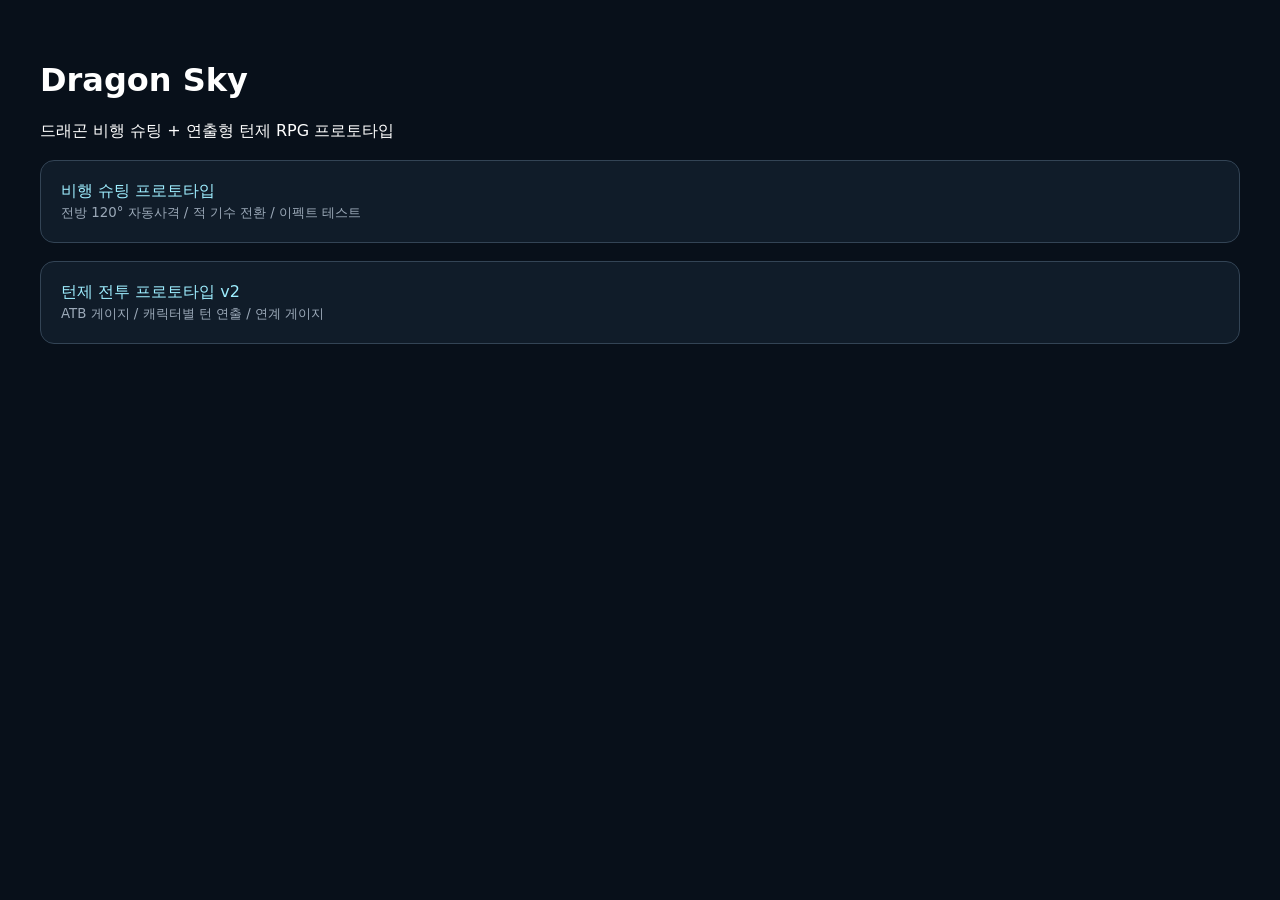
<file: index.html>
<!doctype html><html lang="ko"><head><meta charset="utf-8"><meta name="viewport" content="width=device-width,initial-scale=1"><title>Dragon Sky Prototypes</title><style>body{font-family:system-ui;background:#08101a;color:#fff;margin:0;padding:40px}a{display:block;margin:18px 0;padding:20px;border:1px solid #345;border-radius:14px;color:#9eeeff;text-decoration:none;background:#101c29}small{color:#9ba9b8}</style></head><body><h1>Dragon Sky</h1><p>드래곤 비행 슈팅 + 연출형 턴제 RPG 프로토타입</p><a href="shooter/index.html">비행 슈팅 프로토타입<br><small>전방 120° 자동사격 / 적 기수 전환 / 이펙트 테스트</small></a><a href="turn-battle/index.html">턴제 전투 프로토타입 v2<br><small>ATB 게이지 / 캐릭터별 턴 연출 / 연계 게이지</small></a></body></html>
</file>
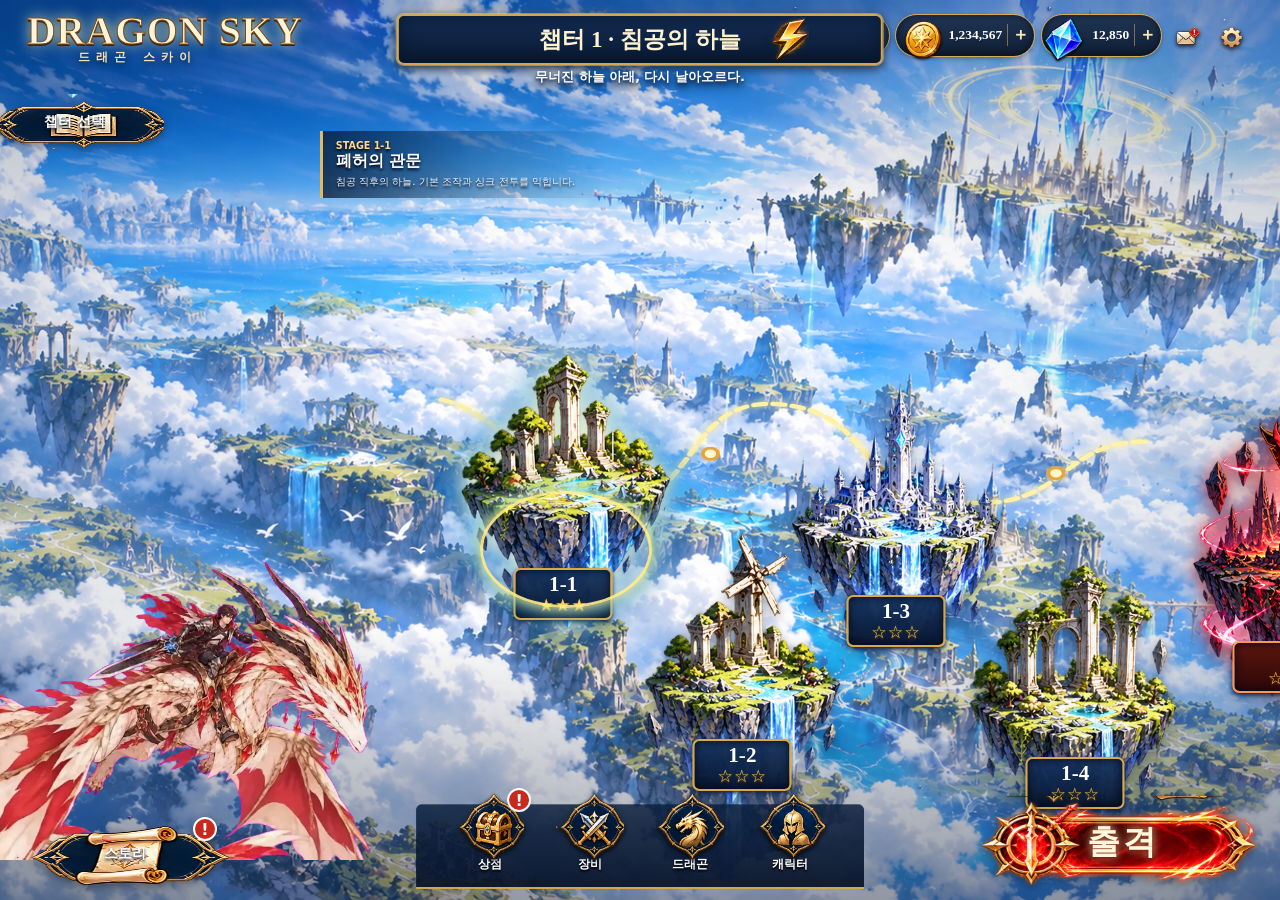
<file: current/index.html>
<!doctype html>
<html lang="ko">
<head>
<meta charset="utf-8" />
<meta name="viewport" content="width=device-width,initial-scale=1,viewport-fit=cover,user-scalable=no" />
<title>Dragon Sky - Stage Map + Opening</title>
<link rel="stylesheet" href="style.css" />
</head>
<body>
<div id="app">
  <main id="game" aria-label="Dragon Sky 스테이지 맵">
    <img class="world-bg" src="assets/bg_sky.png" alt="" draggable="false" />
    <div class="sky-vignette"></div>

    <!-- Stage select rider: the already-made side-view Kael+dragon flight animation -->
    <div class="stage-rider" aria-hidden="true">
      <img src="assets/stage_rider.webp" alt="">
    </div>

    <header class="topbar">
      <div class="logo" aria-label="Dragon Sky">
        <div class="logo-main">DRAGON SKY</div>
        <div class="logo-sub">드래곤 스카이</div>
      </div>
      <section class="chapter-title">
        <div class="chapter-main">챕터 1 · 침공의 하늘</div>
        <div class="chapter-sub">무너진 하늘 아래, 다시 날아오르다.</div>
      </section>
      <div class="resources">
        <div class="resource"><img src="assets/icon_energy.png" alt=""><span>120/120</span><b>＋</b></div>
        <div class="resource"><img src="assets/icon_coin.png" alt=""><span>1,234,567</span><b>＋</b></div>
        <div class="resource"><img src="assets/icon_gem.png" alt=""><span>12,850</span><b>＋</b></div>
        <button class="icon-btn mail" title="우편"><img src="assets/icon_mail.png" alt="우편"></button>
        <button class="icon-btn settings" id="settingsBtn" title="설정/전체화면"><img src="assets/icon_settings.png" alt="설정"></button>
      </div>
    </header>

    <button class="chapter-select art-button" id="chapterBtn">
      <img src="assets/btn_chapter.png" alt=""><span>챕터 선택</span>
    </button>

    <svg class="route" viewBox="0 0 1000 560" preserveAspectRatio="none" aria-hidden="true">
      <defs><filter id="glow"><feGaussianBlur stdDeviation="3.3" result="b"/><feMerge><feMergeNode in="b"/><feMergeNode in="SourceGraphic"/></feMerge></filter></defs>
      <path d="M345,255 C395,270 425,355 485,360 S535,250 610,260 S665,355 750,365 S825,300 895,300" />
      <circle cx="395" cy="295" r="6"/><circle cx="445" cy="347" r="6"/><circle cx="555" cy="313" r="6"/><circle cx="685" cy="333" r="6"/><circle cx="825" cy="334" r="6"/>
    </svg>

    <section class="stage-layer" id="stageLayer">
      <button class="stage-node selected" data-stage="1-1" data-name="폐허의 관문" data-desc="침공 직후의 하늘. 기본 조작과 싱크 전투를 익힙니다." style="--x:35%;--y:39%;--floatDur:5.4s;--floatDelay:-1.1s">
        <img src="assets/island_ruins.png" alt="1-1 폐허의 관문" />
        <div class="stage-tag"><strong>1-1</strong><span class="stars">★★★</span></div>
      </button>
      <button class="stage-node" data-stage="1-2" data-name="바람의 잔해" data-desc="적 편대가 본격적으로 몰려옵니다. 후방 검기의 중요성이 커집니다." style="--x:49%;--y:58%;--floatDur:6.2s;--floatDelay:-3.4s">
        <img src="assets/island_windmill.png" alt="1-2 바람의 잔해" />
        <div class="stage-tag"><strong>1-2</strong><span class="stars">☆☆☆</span></div>
      </button>
      <button class="stage-node" data-stage="1-3" data-name="청빙 성채" data-desc="대형 기체가 등장하고 첫 특수 패턴을 경험합니다." style="--x:61%;--y:42%;--floatDur:5.8s;--floatDelay:-2.2s">
        <img src="assets/island_castle.png" alt="1-3 청빙 성채" />
        <div class="stage-tag"><strong>1-3</strong><span class="stars">☆☆☆</span></div>
      </button>
      <button class="stage-node" data-stage="1-4" data-name="공중 회랑" data-desc="침공군의 방어선을 돌파합니다. 보스 전 마지막 전초전입니다." style="--x:75%;--y:60%;--floatDur:6.6s;--floatDelay:-.7s">
        <img src="assets/island_arch.png" alt="1-4 공중 회랑" />
        <div class="stage-tag"><strong>1-4</strong><span class="stars">☆☆☆</span></div>
      </button>
      <button class="stage-node boss" data-stage="1-5" data-name="붉은 침공 거점" data-desc="챕터 1 보스. 외계 침공군의 지휘 기체와 조우합니다." style="--x:90%;--y:43%;--floatDur:7.6s;--floatDelay:-4.1s">
        <img src="assets/island_boss.png" alt="1-5 보스" />
        <div class="boss-mark">BOSS</div>
        <div class="stage-tag"><strong>1-5</strong><span class="stars">☆☆☆</span></div>
      </button>
    </section>

    <aside class="stage-info" id="stageInfo">
      <div><small id="stageCode">STAGE 1-1</small><strong id="stageName">폐허의 관문</strong></div>
      <p id="stageDesc">침공 직후의 하늘. 기본 조작과 싱크 전투를 익힙니다.</p>
    </aside>

    <nav class="bottom-nav" aria-label="메인 메뉴">
      <button class="story-btn art-button" id="storyBtn"><img src="assets/btn_story.png" alt=""><span>스토리</span><i>!</i></button>
      <div class="nav-center">
        <button class="nav-item"><img src="assets/nav_shop.png" alt=""><span>상점</span><i>!</i></button>
        <button class="nav-item"><img src="assets/nav_equip.png" alt=""><span>장비</span></button>
        <button class="nav-item"><img src="assets/nav_dragon.png" alt=""><span>드래곤</span></button>
        <button class="nav-item"><img src="assets/nav_character.png" alt=""><span>캐릭터</span></button>
      </div>
      <button class="sortie-btn art-button" id="sortieBtn"><img src="assets/btn_sortie.png" alt=""><span>출격</span></button>
    </nav>

    <div class="toast" id="toast" role="status"></div>
    <div class="modal" id="modal" hidden>
      <div class="modal-card">
        <small id="modalCode">STAGE 1-1</small>
        <h2 id="modalTitle">폐허의 관문</h2>
        <p id="modalText">출격하시겠습니까?</p>
        <div class="modal-actions"><button id="cancelBtn">취소</button><button id="confirmBtn">전투 시작</button></div>
      </div>
    </div>


    <!-- 1-1 playable stage overlay -->
    <section id="stageRunner" class="stage-runner" hidden aria-label="STAGE 1-1 전투">
      <iframe id="stageFrame" title="Dragon Sky STAGE 1-1" allow="fullscreen; autoplay; gamepad"></iframe>
      <div class="stage-runner-bar">
        <div>
          <small>STAGE 1-1</small>
          <strong>폐허의 관문</strong>
        </div>
        <button id="forceExitStage" class="force-exit-stage" type="button">⏻ 스테이지 종료</button>
      </div>
    </section>

    <!-- First-run opening: short full-screen video cuts + layered dialogue -->
    <section id="opening" class="opening" hidden aria-label="Dragon Sky 오프닝">
      <div class="opening-bg bg-a"></div>
      <div class="opening-bg bg-b"></div>

      <video id="cinemaVideo" class="cinema-video" playsinline preload="auto"></video>
      <div class="cinema-bars"></div>

      <div class="opening-shade"></div>
      <div class="opening-flash"></div>
      <div class="opening-title" id="openingTitle">
        <small>DRAGON SKY</small>
        <strong>침공의 하늘</strong>
      </div>

      <div class="speaker speaker-kael" id="speakerKael">
        <img src="assets/kael.png" alt="카엘">
      </div>
      <div class="speaker speaker-silitra" id="speakerSilitra">
        <img src="assets/silitra.png" alt="실리트라">
      </div>

      <button id="skipOpening" class="skip-opening">SKIP</button>
      <div class="opening-caption" id="openingCaption">몇 년째, 승부는 끝나지 않았다.</div>
      <div class="dialogue" id="dialogue" hidden>
        <div class="speaker-name" id="speakerName">카엘</div>
        <div class="dialogue-text" id="dialogueText"></div>
        <div class="next-mark">▼</div>
      </div>
      <div class="opening-hint">화면을 탭하면 다음 장면 · SKIP으로 건너뛰기</div>
    </section>
  </main>
</div>
<script src="app.js"></script>
</body>
</html>
</file>
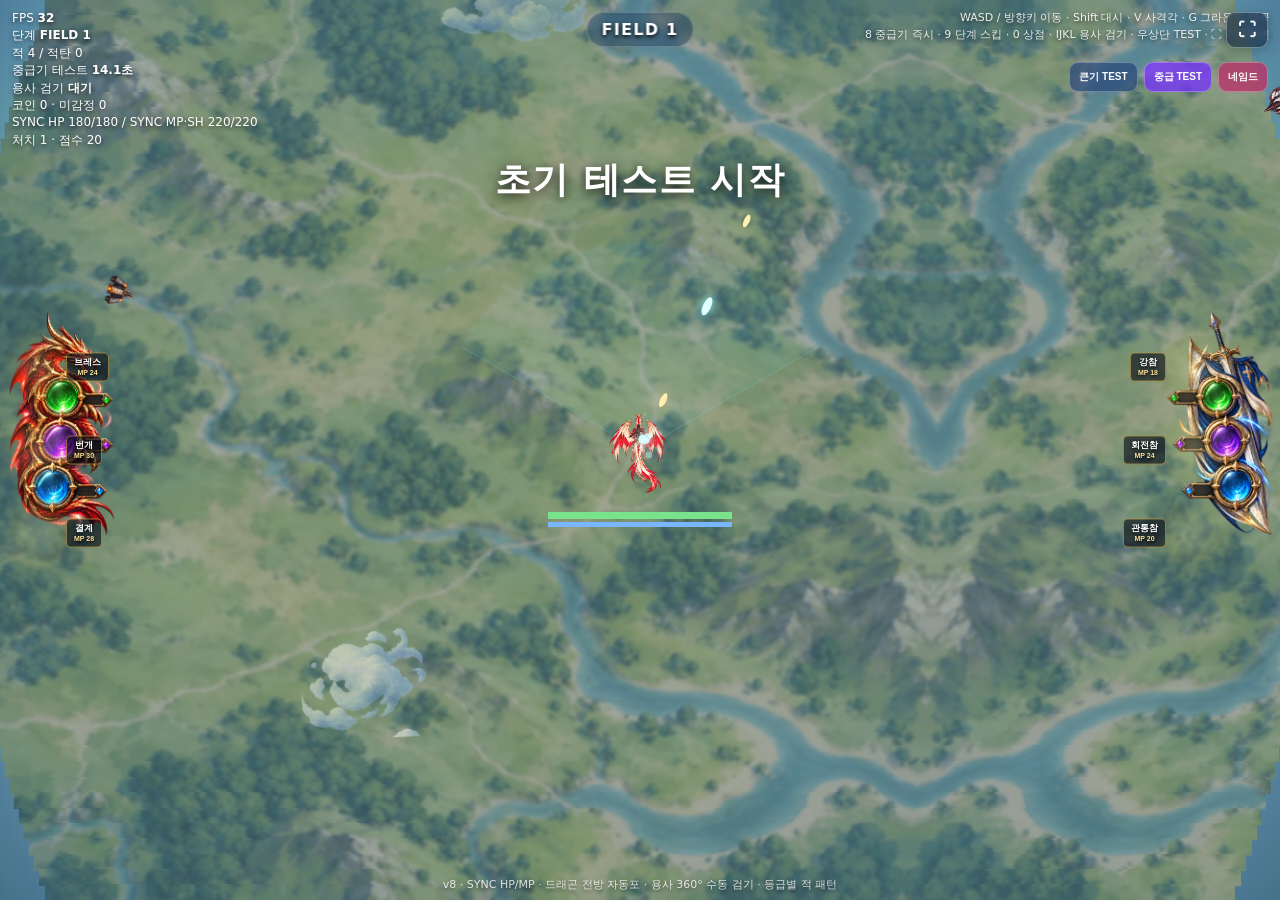
<file: current/stage1/index.html>
<!doctype html>
<html lang="ko">
<head>
<meta charset="utf-8" />
<meta name="viewport" content="width=device-width,initial-scale=1,maximum-scale=1,user-scalable=no" />
<title>Dragon Sky Test v8</title>
<style>
:root{
  --glass:rgba(7,19,39,.80);
  --line:rgba(255,255,255,.18);
}
*{box-sizing:border-box}
html,body{
  margin:0;width:100%;height:100%;overflow:hidden;
  background:#88d0ff;color:#fff;
  font-family:system-ui,-apple-system,Segoe UI,sans-serif;
  touch-action:none;user-select:none
}
canvas{display:block;width:100%;height:100%;background:#567b6e}
.hud{
  position:fixed;left:12px;top:10px;z-index:4;font-size:12px;line-height:1.45;
  text-shadow:0 2px 5px rgba(0,0,0,.72);pointer-events:none
}
.help{
  position:fixed;right:10px;top:10px;z-index:4;font-size:11px;line-height:1.5;text-align:right;
  opacity:.88;text-shadow:0 2px 5px rgba(0,0,0,.72);pointer-events:none
}
.banner{
  position:fixed;left:50%;top:12px;transform:translateX(-50%);
  z-index:5;padding:7px 14px;border:1px solid rgba(255,255,255,.2);
  border-radius:999px;background:rgba(15,43,79,.36);backdrop-filter:blur(4px);
  font-weight:800;letter-spacing:.08em;text-shadow:0 2px 4px #000;pointer-events:none
}
.msg{
  position:fixed;left:50%;top:20%;transform:translate(-50%,-50%);z-index:10;
  font-weight:950;font-size:clamp(18px,3vw,36px);letter-spacing:.04em;text-align:center;
  text-shadow:0 3px 12px rgba(0,0,0,.9);opacity:0;transition:opacity .22s;pointer-events:none
}
.joy{
  position:fixed;left:22px;bottom:22px;width:118px;height:118px;border-radius:50%;
  border:2px solid rgba(255,255,255,.28);background:rgba(255,255,255,.08);
  z-index:5;display:none;pointer-events:none
}
.joy i{
  position:absolute;left:39px;top:39px;width:40px;height:40px;border-radius:50%;
  background:rgba(255,255,255,.35);transform:translate(0,0)
}
.dash{
  position:fixed;right:26px;bottom:28px;width:70px;height:70px;border-radius:50%;
  border:2px solid rgba(255,255,255,.26);background:rgba(59,108,255,.26);
  z-index:5;display:none;color:#fff;font-weight:900;align-items:center;justify-content:center
}
.aimJoy{
  position:fixed;right:112px;bottom:18px;width:118px;height:118px;border-radius:50%;
  border:2px solid rgba(170,236,255,.32);background:rgba(38,128,186,.11);
  box-shadow:inset 0 0 26px rgba(83,202,255,.08);z-index:6;display:none;touch-action:none;
}
.aimJoy:after{content:"검기";position:absolute;left:0;right:0;top:48px;text-align:center;font-size:11px;font-weight:900;color:rgba(225,250,255,.68);pointer-events:none}
.aimJoy i{position:absolute;left:39px;top:39px;width:40px;height:40px;border-radius:50%;background:radial-gradient(circle,#e9feff 0 18%,rgba(107,224,255,.75) 20%,rgba(47,151,220,.42) 70%);box-shadow:0 0 15px rgba(103,225,255,.55);transform:translate(0,0);pointer-events:none}

.skillRail{position:fixed;z-index:8;top:27%;width:118px;height:360px;pointer-events:none}.skillRail.left{left:4px}.skillRail.right{right:4px}.skillPanelArt{position:absolute;inset:0;width:100%;height:100%;object-fit:contain;pointer-events:none;user-select:none}.skillBtn{position:absolute;width:70px;height:70px;border:0;border-radius:50%;background:transparent;color:#fff;font-size:9px;font-weight:900;text-shadow:0 1px 3px #000;touch-action:none;pointer-events:auto;overflow:visible}.skillBtn::before{content:"";position:absolute;inset:-15px;border-radius:50%;background:radial-gradient(circle,rgba(255,245,175,.42) 0%,rgba(255,216,80,.18) 40%,transparent 72%);opacity:.62;transform:scale(.92);animation:skillPulse 1.45s ease-in-out infinite;pointer-events:none}.skillBtn::after{content:"";position:absolute;inset:3px;border-radius:50%;background:rgba(3,8,15,0);transition:opacity .15s,background .15s;pointer-events:none}.skillBtn.nomana::before{opacity:0;animation:none}.skillBtn.nomana::after{background:rgba(4,8,15,.58)}.skillBtn.pressed{transform:scale(.91)}.skillBtn.pressed::before{opacity:1;transform:scale(1.18)}.skillBtn span{position:absolute;top:50%;font-size:9px;line-height:1.05;white-space:nowrap;padding:4px 7px;border-radius:5px;background:rgba(7,12,22,.62);border:1px solid rgba(225,178,76,.56);text-shadow:0 1px 3px #000;pointer-events:none}.skillBtn small{display:block;font-size:7px;color:#ffe39a;margin-top:2px}.skillRail.left .skillBtn span{left:62px;transform:translateY(-50%)}.skillRail.right .skillBtn span{right:62px;transform:translateY(-50%)}.skillRail .skillBtn:nth-of-type(1){top:89px}.skillRail .skillBtn:nth-of-type(2){top:172px}.skillRail .skillBtn:nth-of-type(3){top:255px}@keyframes skillPulse{0%,100%{opacity:.36;transform:scale(.92)}50%{opacity:.78;transform:scale(1.08)}}.fullBtn{position:fixed;right:12px;top:12px;z-index:12;width:42px;height:36px;border-radius:9px;border:1px solid rgba(255,255,255,.35);background:rgba(5,25,52,.55);color:#fff;font-size:18px;font-weight:900;box-shadow:0 4px 14px rgba(0,0,0,.22);backdrop-filter:blur(4px)}
.debugRail{position:fixed;right:12px;top:62px;z-index:8;display:flex;gap:6px}.debugBtn{border:1px solid rgba(255,255,255,.28);border-radius:9px;padding:7px 9px;background:rgba(42,72,122,.72);color:#fff;font-weight:900;font-size:10px;cursor:pointer}.debugBtn.elite{background:rgba(117,46,255,.74)}.debugBtn.named{background:rgba(186,48,104,.76)}
.footer{
  position:fixed;left:50%;bottom:8px;transform:translateX(-50%);z-index:4;
  font-size:11px;opacity:.8;text-shadow:0 2px 4px rgba(0,0,0,.65);
  pointer-events:none;white-space:nowrap
}
.overlay{
  position:fixed;inset:0;display:none;z-index:30;align-items:center;justify-content:center;
  background:rgba(3,10,21,.66);backdrop-filter:blur(5px)
}
.panel{
  width:min(94vw,1180px);max-height:92vh;overflow:auto;padding:16px;
  border:1px solid var(--line);border-radius:22px;
  background:linear-gradient(180deg,rgba(16,31,58,.98),rgba(7,16,34,.98));
  box-shadow:0 24px 90px rgba(0,0,0,.48)
}
.panel h2{margin:0 0 8px;font-size:23px}
.panel p{margin:6px 0 12px;color:#dcecff}
.btns{display:flex;gap:10px;flex-wrap:wrap;margin-top:12px}
.btn{
  appearance:none;border:0;border-radius:12px;padding:11px 16px;
  background:linear-gradient(180deg,#76d2ff,#2c88ff);color:#fff;font-weight:900;cursor:pointer
}
.btn.secondary{background:linear-gradient(180deg,#7f8fa7,#515f76)}
.turnWrap{width:min(94vw,1220px)}
.turnWrap iframe{
  display:block;width:100%;height:min(82vh,760px);border:0;border-radius:18px;background:#10141d
}
.shopScene{
  position:relative;width:100%;min-height:min(72vh,720px);overflow:hidden;border-radius:18px;
  background:linear-gradient(#d8f5ff 0%,#9cdbff 46%,#72b7f5 100%)
}
.shopSkyGlow{
  position:absolute;inset:0;
  background:
    radial-gradient(circle at 35% 18%,rgba(255,255,255,.75),transparent 22%),
    linear-gradient(180deg,rgba(255,255,255,.15),transparent 50%);
  pointer-events:none
}
.shopStall{
  position:absolute;left:1%;bottom:-1%;width:min(72%,830px);height:92%;
  object-fit:contain;object-position:left bottom;filter:drop-shadow(0 18px 18px rgba(0,0,0,.22))
}
.shopBust{
  position:absolute;right:4%;bottom:0;width:min(29%,310px);max-height:76%;
  object-fit:contain;object-position:center bottom;filter:drop-shadow(0 16px 22px rgba(0,0,0,.38))
}
.shopBubble{
  position:absolute;right:4%;top:6%;width:min(35%,360px);padding:14px 15px;border-radius:16px;
  background:rgba(4,18,38,.82);border:1px solid rgba(255,255,255,.26);
  box-shadow:0 10px 28px rgba(0,0,0,.26);backdrop-filter:blur(4px)
}
.shopBubble b{font-size:18px}.shopBubble small{opacity:.76}
.shopControls{
  position:absolute;left:4%;right:4%;bottom:3%;display:flex;justify-content:center;gap:10px;flex-wrap:wrap
}
@media(pointer:coarse){.joy,.dash{display:flex}.aimJoy{display:block}.skillRail{display:flex}.help{display:none}.debugRail{top:12px;right:62px}.footer{bottom:4px}.fullBtn{display:block}}
@media(max-width:760px){
  .shopScene{min-height:76vh}
  .shopStall{width:90%;height:68%;left:-9%;bottom:4%}
  .shopBust{width:40%;right:0;bottom:7%}
  .shopBubble{left:4%;right:4%;top:3%;width:auto}
  .shopControls{bottom:1%}
}

@media(pointer:coarse){
  .banner,.fullBtn,.panel,.overlay{backdrop-filter:none!important;-webkit-backdrop-filter:none!important}
  .skillBtn{box-shadow:none}
}

</style>
</head>
<body>
<canvas id="game"></canvas>
<div class="hud" id="hud"></div>
<div class="help">WASD / 방향키 이동 · Shift 대시 · V 사격각 · G 그라운드 왜곡<br>8 중급기 즉시 · 9 단계 스킵 · 0 상점 · IJKL 용사 검기 · 우상단 TEST · ⛶ 전체화면</div>
<div class="banner" id="banner">FIELD 1</div>
<button class="fullBtn" id="fullBtn" title="전체화면">⛶</button>
<div class="debugRail"><button class="debugBtn" id="debugLarge">큰기 TEST</button><button class="debugBtn elite" id="debugMid">중급 TEST</button><button class="debugBtn named" id="debugNamed">네임드</button></div>
<div class="skillRail left" id="dragonSkills" aria-label="드래곤 스킬">
  <img class="skillPanelArt" src="assets/ui_skill_dragon.png" alt="">
  <button class="skillBtn" data-skill="breath" aria-label="브레스"><span>브레스<small>MP 24</small></span></button>
  <button class="skillBtn" data-skill="thunder" aria-label="번개"><span>번개<small>MP 30</small></span></button>
  <button class="skillBtn" data-skill="ward" aria-label="결계"><span>결계<small>MP 28</small></span></button>
</div>
<div class="skillRail right" id="heroSkills" aria-label="검사 스킬">
  <img class="skillPanelArt" src="assets/ui_skill_hero.png" alt="">
  <button class="skillBtn" data-skill="greatslash" aria-label="강참"><span>강참<small>MP 18</small></span></button>
  <button class="skillBtn" data-skill="spin" aria-label="회전참"><span>회전참<small>MP 24</small></span></button>
  <button class="skillBtn" data-skill="pierce" aria-label="관통참"><span>관통참<small>MP 20</small></span></button>
</div>
<div class="joy" id="joy"><i></i></div>
<div class="aimJoy" id="aimJoy"><i></i></div>
<div class="dash" id="dash">DASH</div>
<div class="msg" id="msg"></div>
<div class="overlay" id="overlay"></div>
<div class="footer">v8 · SYNC HP/MP · 드래곤 전방 자동포 · 용사 360° 수동 검기 · 등급별 적 패턴</div>

<script>
(()=>{
'use strict';

const cvs=document.getElementById('game');
const ctx=cvs.getContext('2d',{alpha:false});
const hud=document.getElementById('hud');
const msg=document.getElementById('msg');
const banner=document.getElementById('banner');
const overlay=document.getElementById('overlay');
const joy=document.getElementById('joy');
const knob=joy.querySelector('i');
const dashBtn=document.getElementById('dash');
const aimJoy=document.getElementById('aimJoy');
const aimKnob=aimJoy.querySelector('i');
const debugLarge=document.getElementById('debugLarge');
const debugMid=document.getElementById('debugMid');
const debugNamed=document.getElementById('debugNamed');
const fullBtn=document.getElementById('fullBtn');
const dragonSkills=document.getElementById('dragonSkills');
const heroSkills=document.getElementById('heroSkills');

const AS='assets/';
const ZOOM=.62;
let groundWarp=true;
const groundCanvas=document.createElement('canvas');
const groundCtx=groundCanvas.getContext('2d',{alpha:false});
const coarse=matchMedia('(pointer:coarse)').matches;
let DPR=Math.min(devicePixelRatio||1,coarse?1.0:1.5);
let W=0,H=0;
function resize(){
  W=innerWidth;H=innerHeight;
  cvs.width=Math.floor(W*DPR);cvs.height=Math.floor(H*DPR);
  ctx.setTransform(DPR,0,0,DPR,0,0);
  groundCanvas.width=Math.max(1,Math.floor(W));groundCanvas.height=Math.max(1,Math.floor(H));
}
addEventListener('resize',resize);resize();

const loadList=[
  'player_01.png','player_02.png','player_03.png','player_04.png',
  'enemy1.png','enemy2.png','enemy3.png','enemy4.png','enemy5.png','enemy6.png',
  'boss1.png','boss2.png',
  'shop_stall_clean.png','shop_keeper_bust.png',
  'bg_grass_blur.jpg','bg_tile.jpg',
  'cloud_soft_1.png','cloud_soft_2.png','cloud_soft_3.png'
];
for(let i=1;i<=22;i++)loadList.push(`clouds/cloud_${String(i).padStart(2,'0')}.png`);

const img={};
let loaded=0;
for(const f of loadList){
  const im=new Image();
  im.src=AS+f;
  im.onload=()=>loaded++;
  im.onerror=()=>loaded++;
  img[f]=im;
}
const total=loadList.length;

const keys=new Set();
let showCone=true;
addEventListener('keydown',e=>{
  const k=e.key.toLowerCase();
  keys.add(k);
  if(k==='v')showCone=!showCone;
  if(k==='g'){groundWarp=!groundWarp;say(groundWarp?'그라운드 왜곡 ON':'그라운드 왜곡 OFF')}
  if(k==='8')forceMidTest();
  if(k==='9')advancePhase();
  if(k==='0')openShop();
});
addEventListener('keyup',e=>keys.delete(e.key.toLowerCase()));

let touchVec={x:0,y:0},joyId=null,joyStart=null;
let aimVec={x:0,y:0},aimId=null,aimStart=null,aimHeld=false,bladeShotT=0;
addEventListener('pointerdown',e=>{
  if(e.clientX<W*.5){
    joyId=e.pointerId;
    joyStart={x:e.clientX,y:e.clientY};
    updateJoy(e);
  }
});
addEventListener('pointermove',e=>{if(e.pointerId===joyId)updateJoy(e)});
addEventListener('pointerup',e=>{
  if(e.pointerId===joyId){
    joyId=null;touchVec={x:0,y:0};knob.style.transform='translate(0,0)';
  }
});
function updateJoy(e){
  let dx=e.clientX-joyStart.x,dy=e.clientY-joyStart.y;
  const m=Math.hypot(dx,dy)||1,lim=45;
  if(m>lim){dx*=lim/m;dy*=lim/m}
  touchVec={x:dx/lim,y:dy/lim};
  knob.style.transform=`translate(${dx}px,${dy}px)`;
}
aimJoy.addEventListener('pointerdown',e=>{
  e.preventDefault();e.stopPropagation();
  aimId=e.pointerId;
  const r=aimJoy.getBoundingClientRect();
  aimStart={x:r.left+r.width/2,y:r.top+r.height/2};
  aimHeld=true;
  aimJoy.setPointerCapture?.(e.pointerId);
  updateAimJoy(e);
});
aimJoy.addEventListener('pointermove',e=>{if(e.pointerId===aimId){e.preventDefault();e.stopPropagation();updateAimJoy(e)}});
aimJoy.addEventListener('pointerup',e=>{if(e.pointerId===aimId){e.preventDefault();e.stopPropagation();aimId=null;aimHeld=false;aimVec={x:0,y:0};aimKnob.style.transform='translate(0,0)'}});
aimJoy.addEventListener('pointercancel',e=>{if(e.pointerId===aimId){aimId=null;aimHeld=false;aimVec={x:0,y:0};aimKnob.style.transform='translate(0,0)'}});
function updateAimJoy(e){
  let dx=e.clientX-aimStart.x,dy=e.clientY-aimStart.y;
  const m=Math.hypot(dx,dy)||1,lim=42;
  if(m>lim){dx*=lim/m;dy*=lim/m}
  aimVec={x:dx/lim,y:dy/lim};
  aimHeld=Math.hypot(aimVec.x,aimVec.y)>.24;
  aimKnob.style.transform=`translate(${dx}px,${dy}px)`;
}

dashBtn.addEventListener('pointerdown',e=>{
  e.preventDefault();
  if(player.dash<=0)player.dash=.18;
});
debugLarge.addEventListener('click',()=>{spawnEnemy('medium',760);say('큰 기체 테스트')});
debugMid.addEventListener('click',forceMidTest);
debugNamed.addEventListener('click',()=>{if(!enemies.some(e=>e.kind==='named')){spawnEnemy('named',1050);say('네임드 테스트')}else say('네임드가 이미 있습니다')});
fullBtn.addEventListener('click',async()=>{
  try{
    if(!document.fullscreenElement){ await document.documentElement.requestFullscreen?.(); try{await screen.orientation?.lock?.('landscape')}catch(_){} fullBtn.textContent='×'; }
    else{ await document.exitFullscreen?.(); fullBtn.textContent='⛶'; }
  }catch(e){ say('이 브라우저에서는 전체화면 전환이 제한됩니다'); }
});
document.addEventListener('fullscreenchange',()=>{fullBtn.textContent=document.fullscreenElement?'×':'⛶'});

function say(t,ms=1600){
  msg.textContent=t;
  msg.style.opacity=1;
  clearTimeout(say.t);
  say.t=setTimeout(()=>msg.style.opacity=0,ms);
}
function clamp(v,a,b){return v<a?a:v>b?b:v}
function norm(a){while(a>Math.PI)a-=Math.PI*2;while(a<-Math.PI)a+=Math.PI*2;return a}
function adiff(a,b){return Math.abs(norm(a-b))}
function dist2(ax,ay,bx,by){const dx=ax-bx,dy=ay-by;return dx*dx+dy*dy}

const FIRE_HALF=Math.PI/3;
const LOCK_HALF=Math.PI*5/12;

const player={
  x:0,y:0,r:22,hp:180,max:180,
  mana:220,manaMax:220,
  speed:340,angle:0,anim:0,inv:0,dash:0,target:null,
  lightning:0,beam:0,slash:0,
  coins:0,equipUnknown:0,potions:2
};

const skillCost={breath:24,thunder:30,ward:28,greatslash:18,spin:24,pierce:20};
const skillButtons=[...document.querySelectorAll('.skillBtn')];
let skillUiClock=0;
function updateSkillUI(){
  for(const b of skillButtons){
    const cost=skillCost[b.dataset.skill]||0;
    const noMana=player.mana<cost;
    if(b.classList.contains('nomana')!==noMana)b.classList.toggle('nomana',noMana);
  }
}
let lastAim={x:0,y:-1};
let cam={x:0,y:0};
let time=0,score=0,kills=0,flash=0,screenShake=0;
let transitionLock=false,turnResolve=null;

const enemies=[],bullets=[],enemyBullets=[],beams=[],sparks=[],pickups=[];
const swordWaves=[],heroBlades=[],dashTrails=[],explosions=[],smokePuffs=[],wrecks=[];

const cloudKeys=Array.from({length:22},(_,i)=>`clouds/cloud_${String(i+1).padStart(2,'0')}.png`);
const farClouds=[],nearClouds=[];
for(let i=0;i<12;i++){
  farClouds.push({
    img:`cloud_soft_${1+Math.floor(Math.random()*3)}.png`,
    x:(Math.random()-.5)*9600,y:(Math.random()-.5)*9600,
    s:1.0+Math.random()*1.4,a:.08+Math.random()*.08,p:.08+Math.random()*.08,rot:(Math.random()-.5)*.2
  });
}
for(let i=0;i<34;i++){
  nearClouds.push({
    img:cloudKeys[Math.floor(Math.random()*cloudKeys.length)],
    x:(Math.random()-.5)*8400,y:(Math.random()-.5)*8400,
    s:.24+Math.random()*.64,a:.26+Math.random()*.28,p:.18+Math.random()*.32,rot:(Math.random()-.5)*.28
  });
}

const phase={
  stage:0,fieldClock:0,midSpawned:false,turnCleared:false,
  shopSeen:false,namedSpawned:false,namedDefeated:false,afterShopClock:0
};

function setBanner(t){banner.textContent=t}
function playerHeading(){return player.angle-Math.PI/2}
function aliveEnemy(e){return !!e&&e.hp>0&&enemies.includes(e)}

function nearestInCone(half=FIRE_HALF){
  let best=null,bd=1e18,h=playerHeading();
  for(const e of enemies){
    const dx=e.x-player.x,dy=e.y-player.y,d2=dx*dx+dy*dy;
    if(d2>1550*1550)continue;
    const a=Math.atan2(dy,dx);
    if(adiff(a,h)<=half&&d2<bd){bd=d2;best=e}
  }
  return best;
}
function targetInCone(e,half=FIRE_HALF){
  if(!aliveEnemy(e))return false;
  const a=Math.atan2(e.y-player.y,e.x-player.x);
  return adiff(a,playerHeading())<=half;
}
function acquireTarget(){
  if(aliveEnemy(player.target)&&targetInCone(player.target,LOCK_HALF)){
    if(targetInCone(player.target,FIRE_HALF))return player.target;
    const alt=nearestInCone(FIRE_HALF);
    if(alt){player.target=alt;return alt}
    return null;
  }
  player.target=nearestInCone(FIRE_HALF);
  return player.target;
}

function addSpark(x,y,color='#dff',n=8,spd=160){
  const cap=coarse?72:180;if(sparks.length>=cap)return;n=Math.min(n,cap-sparks.length);
  for(let i=0;i<n;i++){
    const a=Math.random()*Math.PI*2,s=spd*(.35+Math.random());
    sparks.push({x,y,vx:Math.cos(a)*s,vy:Math.sin(a)*s,life:.2+Math.random()*.32,max:.5,color,r:1.4+Math.random()*2.7});
  }
}
function spawnExplosion(x,y,type='small'){
  const m={
    small:{r:38,life:.38,color:'#fff2b2',glow:'#ff7b36',smoke:0,shake:2},
    medium:{r:68,life:.72,color:'#fff3c9',glow:'#ff8248',smoke:3,shake:4},
    elite:{r:106,life:1.0,color:'#fff0e7',glow:'#ff5da8',smoke:7,shake:7},
    named:{r:190,life:1.35,color:'#fff8e2',glow:'#ff52b6',smoke:12,shake:12}
  }[type];
  if(explosions.length>(coarse?20:40))explosions.shift();explosions.push({x,y,r:m.r,life:m.life,max:m.life,color:m.color,glow:m.glow,type});
  screenShake=Math.max(screenShake,m.shake);
  for(let i=0;i<(coarse?Math.ceil(m.smoke*.55):m.smoke);i++){
    if(smokePuffs.length>(coarse?34:80))smokePuffs.shift();
    smokePuffs.push({
      x:x+(Math.random()-.5)*40,y:y+(Math.random()-.5)*40,
      vx:(Math.random()-.5)*45,vy:(Math.random()-.5)*45,
      life:1.0+Math.random()*1.1,max:2.1,r:m.r*.18*(.7+Math.random())
    });
  }
  addSpark(x,y,m.color,type==='named'?42:type==='elite'?24:14,type==='named'?420:type==='elite'?280:190);
}

function spawnEnemy(kind='small',forceDistance=null){
  const a=Math.random()*Math.PI*2;
  const d=forceDistance??(900+Math.random()*520);
  const map={
    small:{types:[0,1,2],hp:12,speed:84,r:18,score:6,fire:3.0,special:99},
    medium:{types:[3,4],hp:54,speed:67,r:28,score:20,fire:2.5,special:4.5},
    elite:{types:[5],hp:230,speed:55,r:47,score:110,fire:1.8,special:3.1,shield:80},
    named:{types:['boss'],hp:1450,speed:38,r:100,score:500,fire:1.15,special:2.2,shield:280}
  };
  const m=map[kind];
  const type=m.types[Math.floor(Math.random()*m.types.length)];
  const x=player.x+Math.cos(a)*d,y=player.y+Math.sin(a)*d;
  enemies.push({
    kind,x,y,ang:a+Math.PI,r:m.r,hp:m.hp,max:m.hp,
    shield:m.shield||0,shieldMax:m.shield||0,
    speed:m.speed,score:m.score,fireT:Math.random()*m.fire,
    beamT:kind==='elite'?2.8:kind==='named'?2.1:99,
    specialT:m.special*(.6+Math.random()*.7),pattern:Math.floor(Math.random()*3),
    type,orbit:Math.random()<.5?-1:1,hitFlash:0,
    bossSprite:Math.random()<.5?'boss1.png':'boss2.png'
  });
}

function dropLoot(e){
  if(e.kind==='small'){
    if(Math.random()<.25)pickups.push({x:e.x,y:e.y,t:'coin',life:14});
    if(Math.random()<.05)pickups.push({x:e.x-8,y:e.y,t:'hp',life:14}); if(Math.random()<.08)pickups.push({x:e.x+8,y:e.y,t:'mana',life:14});
  }else if(e.kind==='medium'){
    pickups.push({x:e.x,y:e.y,t:'coin',life:16});
    if(Math.random()<.18)pickups.push({x:e.x,y:e.y,t:'equip',life:18});
  }else if(e.kind==='elite'){
    pickups.push({x:e.x-18,y:e.y,t:'equip',life:20});
    pickups.push({x:e.x+18,y:e.y,t:'equip',life:20});
  }else if(e.kind==='named'){
    pickups.push({x:e.x-22,y:e.y,t:'equip',life:24});
    pickups.push({x:e.x+22,y:e.y,t:'equip',life:24});
    pickups.push({x:e.x-12,y:e.y+18,t:'hp',life:24}); pickups.push({x:e.x+12,y:e.y+18,t:'mana',life:24});
  }
}

function hitEnemy(e,dmg,color='#dff'){
  e.hitFlash=.08;
  if(e.shield>0){
    const used=Math.min(e.shield,dmg);
    e.shield-=used;dmg-=used;
    addSpark(e.x,e.y,'#91c5ff',8,115);
  }
  if(dmg>0){
    e.hp-=dmg;
    addSpark(e.x,e.y,color,9,155);
  }
}
function damagePlayer(dmg){
  if(player.inv>0)return;
  // 카엘 MP + 실리트라 MP를 합친 공용 마나가 곧 보호막 자원이다.
  // 피격과 스킬이 같은 풀을 나눠 쓰므로 공격적으로 쓰면 방어가 약해진다.
  if(player.mana>0){
    const used=Math.min(player.mana,dmg);
    player.mana-=used;dmg-=used;
    addSpark(player.x,player.y,'#8fc1ff',9,150);
  }
  if(dmg>0){
    player.hp-=dmg;flash=.11;screenShake=Math.max(screenShake,4);
    addSpark(player.x,player.y,'#ffb0c8',10,180);
  }
  player.inv=.42;
}

function firePlayer(){
  const t=acquireTarget();if(!t)return;
  const a=Math.atan2(t.y-player.y,t.x-player.x);
  const big=(Math.floor(time*8)%3===0);
  bullets.push({
    x:player.x+Math.cos(a)*28,y:player.y+Math.sin(a)*28,
    vx:Math.cos(a)*920,vy:Math.sin(a)*920,r:big?7:5,life:1.3,
    dmg:big?36:23,big,pulse:Math.random()*Math.PI*2
  });
  addSpark(player.x+Math.cos(a)*20,player.y+Math.sin(a)*20,'#d8feff',4,110);
}
function fireLightning(){
  const t=acquireTarget();if(!t)return;
  const a=Math.atan2(t.y-player.y,t.x-player.x);
  beams.push({x1:player.x+Math.cos(a)*20,y1:player.y+Math.sin(a)*20,x2:t.x,y2:t.y,life:.12,max:.12,w:5,color:'#9fe1ff',glow:'#e7feff',type:'light'});
  hitEnemy(t,25,'#9fe1ff');
}
function fireBeam(){
  const t=acquireTarget();if(!t)return;
  const a=Math.atan2(t.y-player.y,t.x-player.x);
  beams.push({x1:player.x+Math.cos(a)*24,y1:player.y+Math.sin(a)*24,x2:t.x,y2:t.y,life:.17,max:.17,w:10,color:'#ffd96d',glow:'#fff1a3',type:'beam'});
  hitEnemy(t,54,'#ffd96d');
}
function fireSwordWave(){
  swordWaves.push({x:player.x,y:player.y,life:.44,max:.44,r:42,hit:new Set()});
  addSpark(player.x,player.y,'#7fe2ff',10,150);
}
function fireHeroBlade(dx,dy){
  const m=Math.hypot(dx,dy);if(m<.2)return;
  dx/=m;dy/=m;
  const a=Math.atan2(dy,dx);
  heroBlades.push({x:player.x+dx*34,y:player.y+dy*34,vx:dx*860,vy:dy*860,a,life:1.15,max:1.15,r:20,dmg:31,pierce:2,hit:new Set()});
  addSpark(player.x+dx*28,player.y+dy*28,'#76ddff',coarse?1:4,90);
}

function useSkill(name){
  const cost=skillCost[name]||0;
  if(player.mana<cost){say('마나 부족');return;}
  player.mana-=cost;
  if(name==='breath'){
    const h=playerHeading();
    for(const e of enemies){const dx=e.x-player.x,dy=e.y-player.y,d=Math.hypot(dx,dy),a=Math.atan2(dy,dx);if(d<620&&adiff(a,h)<Math.PI/3)hitEnemy(e,58,'#ffb55d')}
    for(let k=-5;k<=5;k++){const a=h+k*.1;beams.push({x1:player.x,y1:player.y,x2:player.x+Math.cos(a)*520,y2:player.y+Math.sin(a)*520,life:.18,max:.18,w:7,color:'#ff9a55',glow:'#ffd18f',type:'beam'})}
    say('드래곤 브레스');
  }else if(name==='thunder'){
    const list=enemies.filter(e=>e.hp>0).sort((a,b)=>dist2(a.x,a.y,player.x,player.y)-dist2(b.x,b.y,player.x,player.y)).slice(0,5);
    for(const e of list){beams.push({x1:player.x,y1:player.y,x2:e.x,y2:e.y,life:.16,max:.16,w:5,color:'#a8ddff',glow:'#eaffff',type:'light'});hitEnemy(e,46,'#a8ddff')}
    say('연쇄 번개');
  }else if(name==='ward'){
    enemyBullets.splice(0,enemyBullets.length);
    player.inv=Math.max(player.inv,1.15);
    swordWaves.push({x:player.x,y:player.y,life:.7,max:.7,r:32,hit:new Set(),dmg:18});
    say('백룡 결계');
  }else if(name==='greatslash'){
    let {x:dx,y:dy}=lastAim; const m=Math.hypot(dx,dy)||1;dx/=m;dy/=m;
    const a=Math.atan2(dy,dx);
    heroBlades.push({x:player.x+dx*38,y:player.y+dy*38,vx:dx*720,vy:dy*720,a,life:1.35,max:1.35,r:34,dmg:92,pierce:99,hit:new Set(),big:true});
    say('대형 검기');
  }else if(name==='spin'){
    swordWaves.push({x:player.x,y:player.y,life:.58,max:.58,r:46,hit:new Set(),dmg:58});
    say('회전참');
  }else if(name==='pierce'){
    let {x:dx,y:dy}=lastAim; const m=Math.hypot(dx,dy)||1;dx/=m;dy/=m;
    for(let j=-1;j<=1;j++){const a=Math.atan2(dy,dx)+j*.06;heroBlades.push({x:player.x+Math.cos(a)*30,y:player.y+Math.sin(a)*30,vx:Math.cos(a)*1100,vy:Math.sin(a)*1100,a,life:1.0,max:1.0,r:16,dmg:44,pierce:8,hit:new Set(),piercing:true})}
    say('관통참');
  }
}
for(const rail of [dragonSkills,heroSkills]) rail.addEventListener('pointerdown',e=>{
  const b=e.target.closest('.skillBtn');if(!b)return;
  e.preventDefault();e.stopPropagation();
  if(b.classList.contains('nomana')){useSkill(b.dataset.skill);return;}
  b.classList.add('pressed');
  setTimeout(()=>b.classList.remove('pressed'),140);
  useSkill(b.dataset.skill);
});

function enemyCanFire(e){
  const a=Math.atan2(player.y-e.y,player.x-e.x);
  return adiff(a,e.ang)<=FIRE_HALF;
}
function pushEnemyBullet(e,a,speed,r,damage,color='#ff6687',glow='#ff355d',big=false,homing=0){
  enemyBullets.push({x:e.x,y:e.y,vx:Math.cos(a)*speed,vy:Math.sin(a)*speed,speed,r,life:5,damage,color,glow,big,homing,pulse:Math.random()*Math.PI*2});
}
function fireEnemy(e){
  if(!enemyCanFire(e))return false;
  const a=Math.atan2(player.y-e.y,player.x-e.x);
  const spread=e.kind==='named'?3:e.kind==='elite'?2:e.kind==='medium'?1:0;
  const step=e.kind==='named'?.12:.15;
  for(let k=-spread;k<=spread;k++){
    pushEnemyBullet(e,a+k*step,e.kind==='named'?255:205,e.kind==='named'?7:4,e.kind==='named'?8:3,
      e.kind==='named'?'#ff8cc8':'#ff6a88',e.kind==='named'?'#ff3b9b':'#ff375d',e.kind==='named');
  }
  return true;
}
function fireEnemyBeam(e){
  if(!enemyCanFire(e))return false;
  const a=Math.atan2(player.y-e.y,player.x-e.x);
  beams.push({
    x1:e.x+Math.cos(a)*e.r*.45,y1:e.y+Math.sin(a)*e.r*.45,
    x2:player.x,y2:player.y,life:e.kind==='named'?.24:.17,max:e.kind==='named'?.24:.17,
    w:e.kind==='named'?13:8,color:e.kind==='named'?'#ff6fca':'#ad91ff',
    glow:e.kind==='named'?'#ffd1ec':'#dfd1ff',type:'enemy'
  });
  damagePlayer(e.kind==='named'?10:6);
  return true;
}
function fireEnemySpecial(e){
  // 큰 기체: 종류에 따라 한 가지 대표 패턴만 사용해 잡몹과 차별화.
  if(e.kind==='medium'){
    if(e.type===3){
      const a=Math.atan2(player.y-e.y,player.x-e.x);
      for(let k=-3;k<=3;k++)pushEnemyBullet(e,a+k*.17,245,5,4,'#ffb05a','#ff7636');
      addSpark(e.x,e.y,'#ffbd73',12,160);
    }else{
      for(let k=0;k<8;k++)pushEnemyBullet(e,k*Math.PI*2/8+time*.18,155,5,4,'#74d8ff','#369dff');
      addSpark(e.x,e.y,'#8ee6ff',12,150);
    }
    return;
  }
  // 중급기: 보호막, 원형탄, 유도탄을 순환. 체력만 높은 적이 아니라 '패턴 적'.
  if(e.kind==='elite'){
    const p=e.pattern++%3;
    if(p===0){
      for(let k=0;k<12;k++)pushEnemyBullet(e,k*Math.PI*2/12+time*.35,175,5,5,'#aa92ff','#6f4cff');
      e.shield=Math.min(e.shieldMax,e.shield+22);
      say('중급기 · 보호막 방출',650);
    }else if(p===1){
      const a=Math.atan2(player.y-e.y,player.x-e.x);
      for(let k=-2;k<=2;k++)pushEnemyBullet(e,a+k*.22,205,6,6,'#ff9a70','#ff5a42',false,.65);
      say('중급기 · 유도탄',650);
    }else{
      const a=Math.atan2(player.y-e.y,player.x-e.x);
      for(let k=-4;k<=4;k++)pushEnemyBullet(e,a+k*.10,285,5,5,'#ffe06f','#ff9e2f');
      say('중급기 · 집중포화',650);
    }
    addSpark(e.x,e.y,'#c8b9ff',18,190);
    return;
  }
  // 네임드: 3패턴 순환. 원형 탄막 / 추적탄 / 정면 고속탄막.
  if(e.kind==='named'){
    const p=e.pattern++%3;
    if(p===0){
      for(let k=0;k<18;k++)pushEnemyBullet(e,k*Math.PI*2/18+time*.3,190,6,6,'#ff7bc9','#ff3ca4',true);
      say('네임드 · 전방위 포화',700);
    }else if(p===1){
      const a=Math.atan2(player.y-e.y,player.x-e.x);
      for(let k=-3;k<=3;k++)pushEnemyBullet(e,a+k*.18,190,7,7,'#c18cff','#7b53ff',true,.85);
      say('네임드 · 추적탄',700);
    }else{
      const a=Math.atan2(player.y-e.y,player.x-e.x);
      for(let k=-4;k<=4;k++)pushEnemyBullet(e,a+k*.12,300,7,7,'#ffb45f','#ff6a2c',true);
      say('네임드 · 집중포',700);
    }
    addSpark(e.x,e.y,'#ffc7e7',24,230);
  }
}

function projection(wx,wy){
  return {x:W/2+(wx-cam.x)*ZOOM,y:H/2+(wy-cam.y)*ZOOM,sc:ZOOM};
}
function drawSprite(im,x,y,w,h,rot=0,alpha=1){
  ctx.save();ctx.translate(x,y);ctx.rotate(rot);ctx.globalAlpha=alpha;
  ctx.drawImage(im,-w/2,-h/2,w,h);ctx.restore();
}
function drawBeam(b){
  const p1=projection(b.x1,b.y1),p2=projection(b.x2,b.y2);
  ctx.save();
  if(b.type==='light'){
    ctx.strokeStyle=b.color;ctx.lineWidth=b.w;ctx.shadowBlur=coarse?0:14;ctx.shadowColor=b.glow;
    ctx.beginPath();ctx.moveTo(p1.x,p1.y);
    for(let i=1;i<6;i++){
      const t=i/6;
      ctx.lineTo(p1.x+(p2.x-p1.x)*t+(Math.random()-.5)*10,p1.y+(p2.y-p1.y)*t+(Math.random()-.5)*10);
    }
    ctx.lineTo(p2.x,p2.y);ctx.stroke();
    ctx.strokeStyle='rgba(255,255,255,.92)';ctx.lineWidth=2;ctx.stroke();
  }else{
    ctx.strokeStyle=b.color;ctx.lineWidth=b.w;ctx.shadowBlur=coarse?0:20;ctx.shadowColor=b.glow;
    ctx.beginPath();ctx.moveTo(p1.x,p1.y);ctx.lineTo(p2.x,p2.y);ctx.stroke();
    ctx.strokeStyle='rgba(255,255,255,.85)';ctx.lineWidth=Math.max(2,b.w*.27);ctx.stroke();
  }
  ctx.restore();
}
function drawThrustAt(x,y,heading,size,color='#73dfff',count=1){
  // Mobile-friendly exhaust: no per-frame gradients / shadowBlur.
  // Short exhaust is enough to read the flight direction.
  const px=-Math.sin(heading),py=Math.cos(heading);
  const body=Math.max(22,size);
  const len=body*.24*(.92+.08*Math.sin(time*18));
  for(let i=0;i<count;i++){
    const side=(i-(count-1)/2)*body*.24;
    const bx=x-Math.cos(heading)*body*.38+px*side;
    const by=y-Math.sin(heading)*body*.38+py*side;
    const tx=bx-Math.cos(heading)*len;
    const ty=by-Math.sin(heading)*len;
    ctx.save();
    ctx.lineCap='round';
    ctx.globalAlpha=.38;
    ctx.strokeStyle=color;
    ctx.lineWidth=Math.max(3,body*.10);
    ctx.beginPath();ctx.moveTo(bx,by);ctx.lineTo(tx,ty);ctx.stroke();
    ctx.globalAlpha=.82;
    ctx.strokeStyle='rgba(255,255,255,.85)';
    ctx.lineWidth=Math.max(1.2,body*.035);
    ctx.beginPath();ctx.moveTo(bx,by);ctx.lineTo(bx-(tx-bx)*-.58,by-(ty-by)*-.58);ctx.stroke();
    ctx.restore();
  }
}
function drawCloudLayer(list){
  const wrap=9200;
  for(const c of list){
    const im=img[c.img];if(!im||!im.complete)continue;
    let dx=((c.x-cam.x*c.p+wrap/2)%wrap+wrap)%wrap-wrap/2;
    let dy=((c.y-cam.y*c.p+wrap/2)%wrap+wrap)%wrap-wrap/2;
    if(Math.abs(dx)>W+1200||Math.abs(dy)>H+900)continue;
    ctx.save();ctx.globalAlpha=c.a;ctx.translate(W/2+dx,H/2+dy);ctx.rotate(c.rot);
    const ww=im.width*c.s,hh=im.height*c.s;
    ctx.drawImage(im,-ww/2,-hh/2,ww,hh);ctx.restore();
  }
}
function drawGroundBuffer(){
  const im=img['bg_grass_blur.jpg'];
  if(!im||!im.complete||!im.naturalWidth)return false;
  const gctx=groundCtx;
  gctx.setTransform(1,0,0,1,0,0);
  gctx.fillStyle='#6f8d6b';gctx.fillRect(0,0,W,H);
  const S=Math.max(720,Math.min(1180,Math.max(W,H)*.72));
  const period=S*2;
  const ox=((cam.x*.105)%period+period)%period;
  const oy=((cam.y*.105)%period+period)%period;
  const ix0=Math.floor((ox-W)/S)-2,ix1=Math.floor((ox+W*2)/S)+2;
  const iy0=Math.floor((oy-H)/S)-2,iy1=Math.floor((oy+H*2)/S)+2;
  for(let ix=ix0;ix<=ix1;ix++)for(let iy=iy0;iy<=iy1;iy++){
    const x=ix*S-ox,y=iy*S-oy;
    const fx=(Math.abs(ix)&1)!==0,fy=(Math.abs(iy)&1)!==0;
    gctx.save();gctx.translate(x+(fx?S:0),y+(fy?S:0));gctx.scale(fx?-1:1,fy?-1:1);
    gctx.drawImage(im,0,0,S+1,S+1);gctx.restore();
  }
  // reduce contrast so ships/bullets stay readable
  gctx.fillStyle='rgba(54,91,107,.28)';gctx.fillRect(0,0,W,H);
  return true;
}
function drawWarpedGround(){
  if(!drawGroundBuffer())return false;
  if(!groundWarp){ctx.drawImage(groundCanvas,0,0,W,H);return true;}
  const strips=coarse?Math.max(24,Math.min(36,Math.floor(H/22))):Math.max(34,Math.min(56,Math.floor(H/16)));
  const sh=H/strips;
  for(let i=0;i<strips;i++){
    const sy=i*sh;
    const ny=((sy+sh*.5)/H)*2-1;
    // barrel/spherical illusion: center slightly enlarged, edges recede
    const bulge=1.055-.13*ny*ny;
    const dw=W*bulge;
    const dx=(W-dw)*.5;
    const curveY=Math.sin(ny*Math.PI)*7;
    ctx.drawImage(groundCanvas,0,sy,W,sh+1,dx,sy+curveY,dw,sh+1);
  }
  return true;
}
function drawBackground(){
  if(!drawWarpedGround()){
    const g=ctx.createLinearGradient(0,0,0,H);g.addColorStop(0,'#a6d5d0');g.addColorStop(1,'#567b6e');
    ctx.fillStyle=g;ctx.fillRect(0,0,W,H);
  }
  // high-altitude haze / curved lens edge
  const haze=ctx.createRadialGradient(W*.5,H*.46,Math.min(W,H)*.15,W*.5,H*.46,Math.max(W,H)*.73);
  haze.addColorStop(0,'rgba(185,226,240,.02)');
  haze.addColorStop(.68,'rgba(94,148,175,.08)');
  haze.addColorStop(1,'rgba(35,72,100,.28)');
  ctx.fillStyle=haze;ctx.fillRect(0,0,W,H);
  // clouds are sparse foreground depth cues, not the background itself
  ctx.save();ctx.globalAlpha=.52;drawCloudLayer(farClouds);ctx.restore();
  ctx.save();ctx.globalAlpha=.42;drawCloudLayer(nearClouds);ctx.restore();
}

function openOverlay(html){
  overlay.innerHTML=`<div class="panel">${html}</div>`;
  overlay.style.display='flex';
}
function closeOverlay(){overlay.style.display='none';overlay.innerHTML=''}

function enterTurnBattle(){
  phase.stage=99;
  openOverlay(`
    <div class="turnWrap">
      <h2>함선 내부 침투전</h2>
      <p>외부 피격으로 내부가 손상된 상태입니다. 3개 웨이브를 밀어내면 다시 비행전으로 복귀합니다.</p>
      <iframe id="turnFrame" src="turn-battle/index.html"></iframe>
      <div class="btns"><button class="btn secondary" id="manualClear">수동 클리어</button></div>
    </div>
  `);
  document.getElementById('manualClear').onclick=finishTurnBattle;
}
function startBreachTransition(e){
  if(transitionLock)return;
  transitionLock=true;
  phase.stage=2;
  setBanner('BREACH');
  say('중급기체 파손 · 침투 준비',1800);
  const wx=e.x,wy=e.y,ang=e.ang;
  wrecks.push({img:'enemy6.png',x:wx,y:wy,ang,vy:20,life:2.3,max:2.3,size:170,spin:.08});
  for(let i=0;i<8;i++){
    setTimeout(()=>spawnExplosion(wx+(Math.random()-.5)*80,wy+(Math.random()-.5)*80,i<5?'medium':'elite'),i*150);
  }
  setTimeout(()=>enterTurnBattle(),1900);
}
function finishTurnBattle(){
  if(overlay.style.display!=='flex')return;
  closeOverlay();
  phase.stage=6;
  say('함선 붕괴! 이탈합니다',2000);
  screenShake=12;flash=.22;
  const wx=player.x,wy=player.y-340;
  wrecks.push({img:'enemy6.png',x:wx,y:wy,ang:Math.PI,vy:155,life:2.5,max:2.5,size:220,spin:.28});
  for(let i=0;i<16;i++){
    setTimeout(()=>spawnExplosion(wx+(Math.random()-.5)*220,wy+(Math.random()-.5)*170,i<11?'elite':'named'),i*90);
  }
  setTimeout(()=>{
    transitionLock=false;
    phase.turnCleared=true;
    phase.stage=3;phase.fieldClock=0;
    setBanner('FIELD 2');
    say('다시 공중전',1500);
    for(let i=0;i<9;i++)spawnEnemy('small',620+Math.random()*420);
    for(let i=0;i<2;i++)spawnEnemy('medium',800+Math.random()*300);
  },2450);
}
addEventListener('message',e=>{
  if(e.data&&e.data.type==='dragon-sky-turn-clear')finishTurnBattle();
});

function openShop(){
  phase.stage=88;phase.shopSeen=true;
  openOverlay(`
    <h2>부유 상인 · 그리핀 상단</h2>
    <div class="shopScene">
      <div class="shopSkyGlow"></div>
      <img class="shopStall" src="assets/shop_stall_clean.png" alt="그리핀 상점">
      <img class="shopBust" src="assets/shop_keeper_bust.png" alt="엘프 상인">
      <div class="shopBubble">
        <b>“오늘도 살아서 오셨네요.”</b><br>
        <small>미감정 장비는 여기서 확인합니다.</small>
        <p>코인 <b>${player.coins}</b><br>미감정 장비 <b>${player.equipUnknown}</b><br>회복약 <b>${player.potions}</b></p>
      </div>
      <div class="shopControls">
        <button class="btn" id="buyPotion">회복약 +1 · 10코인</button>
        <button class="btn secondary" id="leaveShop">상점 종료</button>
      </div>
    </div>
  `);
  document.getElementById('buyPotion').onclick=()=>{
    if(player.coins>=10){
      player.coins-=10;player.potions++;say('회복약 구매');
      openShop();
    }else say('코인이 부족합니다');
  };
  document.getElementById('leaveShop').onclick=()=>{
    closeOverlay();
    phase.stage=4;phase.afterShopClock=0;
    setBanner('POST SHOP');
    say('30초 후 네임드가 접근합니다');
  };
}

function forceMidTest(){
  if(phase.stage===1&&!phase.midSpawned){phase.fieldClock=999;return}
  if(phase.stage===1&&phase.midSpawned&&!enemies.some(e=>e.kind==='elite'))spawnEnemy('elite',900);
  else if(phase.stage!==2&&phase.stage!==99){say('FIELD 1에서 중급기 테스트 가능')}
}
function startMidEvent(){
  phase.stage=2;phase.midSpawned=true;
  setBanner('MID ENCOUNTER');
  say('중급기체 접근');
  spawnEnemy('elite',900);
}
function spawnNamed(){
  if(phase.namedSpawned)return;
  phase.namedSpawned=true;phase.stage=5;
  setBanner('NAMED BATTLE');say('네임드 모선 접근');
  spawnEnemy('named',1350);
}
function advancePhase(){
  if(phase.stage===0||phase.stage===1)phase.fieldClock=181;
  else if(phase.stage===2){
    const e=enemies.find(x=>x.kind==='elite');
    if(e)e.hp=0;
  }else if(phase.stage===3)phase.fieldClock=151;
  else if(phase.stage===4)phase.afterShopClock=31;
  else if(phase.stage===5){
    const e=enemies.find(x=>x.kind==='named');
    if(e)e.hp=0;
  }
}
function handlePhase(dt){
  if(phase.stage===0){
    phase.stage=1;setBanner('FIELD 1');say('초기 테스트 시작');
  }else if(phase.stage===1){
    phase.fieldClock+=dt;
    if(phase.fieldClock>15&&!phase.midSpawned)startMidEvent();
  }else if(phase.stage===3){
    phase.fieldClock+=dt;
    if(phase.fieldClock>150&&!phase.shopSeen)openShop();
  }else if(phase.stage===4){
    phase.afterShopClock+=dt;
    if(phase.afterShopClock>30&&!phase.namedSpawned)spawnNamed();
  }
}

function update(dt){
  if(overlay.style.display==='flex'){time+=dt;return}
  time+=dt;
  flash=Math.max(0,flash-dt);
  screenShake=Math.max(0,screenShake-dt*18);
  player.inv=Math.max(0,player.inv-dt);
  player.anim+=dt*8;
  player.lightning-=dt;player.beam-=dt;player.slash-=dt;bladeShotT-=dt;
  skillUiClock-=dt;if(skillUiClock<=0){updateSkillUI();skillUiClock=.12;}

  handlePhase(dt);

  let mx=(keys.has('d')||keys.has('arrowright')?1:0)-(keys.has('a')||keys.has('arrowleft')?1:0)+touchVec.x;
  let my=(keys.has('s')||keys.has('arrowdown')?1:0)-(keys.has('w')||keys.has('arrowup')?1:0)+touchVec.y;
  let m=Math.hypot(mx,my);
  if(m>1){mx/=m;my/=m}
  if(keys.has('shift')&&player.dash<=0)player.dash=.18;
  if(m>.05)player.angle=Math.atan2(my,mx)+Math.PI/2;

  // Right-stick / IJKL: hero fires a crescent sword projectile independently of dragon heading.
  let ax=aimVec.x,ay=aimVec.y;
  const kx=(keys.has('l')?1:0)-(keys.has('j')?1:0);
  const ky=(keys.has('k')?1:0)-(keys.has('i')?1:0);
  if(kx||ky){ax=kx;ay=ky;aimHeld=true}else if(!aimId){aimHeld=false}
  if(Math.hypot(ax,ay)>.2){const am=Math.hypot(ax,ay);lastAim={x:ax/am,y:ay/am}}
  if(aimHeld&&Math.hypot(ax,ay)>.2&&bladeShotT<=0){fireHeroBlade(ax,ay);bladeShotT=.26}

  let sp=player.speed;
  if(player.dash>0){
    sp=790;player.dash-=dt;
    dashTrails.push({x:player.x,y:player.y,a:player.angle,life:.24,max:.24});
    addSpark(player.x,player.y,'#a9eaff',2,80);
  }
  player.x+=mx*sp*dt;player.y+=my*sp*dt;
  cam.x+=(player.x-cam.x)*Math.min(1,dt*7);
  cam.y+=(player.y-cam.y)*Math.min(1,dt*7);

  if((phase.stage===1||phase.stage===3)&&loaded===total){
    const smallCap=phase.stage===1?24:28;
    const medCap=phase.stage===1?4:6;
    if(enemies.filter(e=>e.kind==='small').length<smallCap&&Math.random()<.15)spawnEnemy('small');
    if(enemies.filter(e=>e.kind==='medium').length<medCap&&Math.random()<.05)spawnEnemy('medium');
  }

  if(loaded===total&&(phase.stage===1||phase.stage===2||phase.stage===3||phase.stage===4||phase.stage===5)){
    if(Math.floor(time*6)!==Math.floor((time-dt)*6))firePlayer();
    if(player.lightning<=0&&acquireTarget()){fireLightning();player.lightning=.78}
    if(player.beam<=0&&acquireTarget()){fireBeam();player.beam=1.5}
    // Manual hero crescent now replaces the old automatic 360° sword ring during this control test.
  }

  for(const e of enemies){
    e.hitFlash=Math.max(0,e.hitFlash-dt);
    const toP=Math.atan2(player.y-e.y,player.x-e.x);
    const dist=Math.hypot(player.x-e.x,player.y-e.y);
    const turnRate=e.kind==='named'?.8:e.kind==='elite'?1.5:2.25;
    e.ang+=clamp(norm(toP-e.ang),-dt*turnRate,dt*turnRate);

    if(dist>390){
      e.x+=Math.cos(toP)*e.speed*dt;e.y+=Math.sin(toP)*e.speed*dt;
    }else if(dist>165){
      const tangent=toP+e.orbit*Math.PI/2;
      e.x+=(Math.cos(tangent)*e.speed*.74+Math.cos(toP)*e.speed*.14)*dt;
      e.y+=(Math.sin(tangent)*e.speed*.74+Math.sin(toP)*e.speed*.14)*dt;
    }else{
      e.x-=Math.cos(toP)*e.speed*.32*dt;e.y-=Math.sin(toP)*e.speed*.32*dt;
    }

    e.fireT-=dt;e.beamT-=dt;e.specialT-=dt;
    if(e.fireT<=0&&dist<980){
      const fired=fireEnemy(e);
      e.fireT=fired?(e.kind==='small'?3.2:e.kind==='medium'?2.65:e.kind==='elite'?1.8:1.2):.18;
    }
    if(e.beamT<=0&&(e.kind==='elite'||e.kind==='named')&&dist<900){
      const fired=fireEnemyBeam(e);
      e.beamT=fired?(e.kind==='elite'?4.2:2.7):.35;
    }
    if(e.specialT<=0&&e.kind!=='small'&&dist<1050){
      fireEnemySpecial(e);
      e.specialT=e.kind==='medium'?4.7:e.kind==='elite'?3.2:2.35;
    }
    if(dist<e.r+player.r&&player.inv<=0)damagePlayer(e.kind==='named'?12:e.kind==='elite'?7:3);
  }

  for(let i=enemies.length-1;i>=0;i--){
    const e=enemies[i];
    if(e.hp<=0){
      if(player.target===e)player.target=null;
      kills++;score+=e.score;dropLoot(e);
      spawnExplosion(e.x,e.y,e.kind==='small'?'small':e.kind==='medium'?'medium':e.kind==='elite'?'elite':'named');
      if(e.kind==='elite'&&!phase.turnCleared)startBreachTransition(e);
      if(e.kind==='named'&&!phase.namedDefeated){
        phase.namedDefeated=true;
        setBanner('CLEAR');say('네임드 격파 - 테스트 완료',2800);
        const wx=e.x,wy=e.y;
        wrecks.push({img:e.bossSprite,x:wx,y:wy,ang:e.ang,vy:150,life:2.8,max:2.8,size:310,spin:.22});
        for(let k=0;k<18;k++)setTimeout(()=>spawnExplosion(wx+(Math.random()-.5)*260,wy+(Math.random()-.5)*220,k<12?'elite':'named'),k*85);
      }
      enemies.splice(i,1);
    }
  }

  for(let i=bullets.length-1;i>=0;i--){
    const b=bullets[i];
    b.x+=b.vx*dt;b.y+=b.vy*dt;b.life-=dt;
    let dead=b.life<=0;
    if(!dead){
      for(const e of enemies){
        const rr=b.r+e.r*.72;
        if(dist2(b.x,b.y,e.x,e.y)<rr*rr){
          hitEnemy(e,b.dmg,b.big?'#ffe89e':'#c7fdff');dead=true;break;
        }
      }
    }
    if(dead)bullets.splice(i,1);
  }

  for(let i=heroBlades.length-1;i>=0;i--){
    const b=heroBlades[i];b.x+=b.vx*dt;b.y+=b.vy*dt;b.life-=dt;
    for(const e of enemies){
      if(b.hit.has(e))continue;
      const rr=b.r+e.r*.7;
      if(dist2(b.x,b.y,e.x,e.y)<rr*rr){
        b.hit.add(e);hitEnemy(e,b.dmg,'#76ddff');b.pierce--;screenShake=Math.max(screenShake,2);
        if(b.pierce<=0){b.life=0;break}
      }
    }
    if(b.life<=0)heroBlades.splice(i,1);
  }

  for(let i=swordWaves.length-1;i>=0;i--){
    const s=swordWaves[i];s.life-=dt;s.r+=dt*470;
    for(const e of enemies){
      if(s.hit.has(e))continue;
      const d=Math.hypot(e.x-s.x,e.y-s.y);
      if(d<s.r+e.r&&d>s.r-48){s.hit.add(e);hitEnemy(e,s.dmg||18,'#7adfff')}
    }
    if(s.life<=0)swordWaves.splice(i,1);
  }

  for(let i=enemyBullets.length-1;i>=0;i--){
    const b=enemyBullets[i];
    if(b.homing){const cur=Math.atan2(b.vy,b.vx),tar=Math.atan2(player.y-b.y,player.x-b.x);const da=clamp(norm(tar-cur),-b.homing*dt,b.homing*dt);const na=cur+da;b.vx=Math.cos(na)*b.speed;b.vy=Math.sin(na)*b.speed;}
    b.x+=b.vx*dt;b.y+=b.vy*dt;b.life-=dt;
    if(b.life<=0){enemyBullets.splice(i,1);continue}
    const rr=b.r+player.r;
    if(player.inv<=0&&dist2(b.x,b.y,player.x,player.y)<rr*rr){
      damagePlayer(b.damage||3);enemyBullets.splice(i,1);
    }
  }

  for(let i=beams.length-1;i>=0;i--){beams[i].life-=dt;if(beams[i].life<=0)beams.splice(i,1)}
  for(let i=sparks.length-1;i>=0;i--){
    const s=sparks[i];s.x+=s.vx*dt;s.y+=s.vy*dt;s.vx*=.96;s.vy*=.96;s.life-=dt;
    if(s.life<=0)sparks.splice(i,1);
  }
  for(let i=dashTrails.length-1;i>=0;i--){dashTrails[i].life-=dt;if(dashTrails[i].life<=0)dashTrails.splice(i,1)}
  for(let i=explosions.length-1;i>=0;i--){explosions[i].life-=dt;if(explosions[i].life<=0)explosions.splice(i,1)}
  for(let i=smokePuffs.length-1;i>=0;i--){
    const s=smokePuffs[i];s.x+=s.vx*dt;s.y+=s.vy*dt;s.vx*=.985;s.vy*=.985;s.life-=dt;
    if(s.life<=0)smokePuffs.splice(i,1);
  }
  for(let i=wrecks.length-1;i>=0;i--){
    const w=wrecks[i];w.y+=w.vy*dt;w.ang+=w.spin*dt;w.life-=dt;
    if(Math.random()<dt*5)smokePuffs.push({x:w.x+(Math.random()-.5)*45,y:w.y+(Math.random()-.5)*45,vx:(Math.random()-.5)*20,vy:22,life:1.0,max:1.4,r:28+Math.random()*20});
    if(w.life<=0)wrecks.splice(i,1);
  }
  for(let i=pickups.length-1;i>=0;i--){
    const p=pickups[i];p.life-=dt;
    const d=Math.hypot(player.x-p.x,player.y-p.y);
    if(d<190){p.x+=(player.x-p.x)*dt*5;p.y+=(player.y-p.y)*dt*5}
    if(d<26){
      if(p.t==='coin')player.coins+=3;
      else if(p.t==='hp')player.hp=Math.min(player.max,player.hp+26);
      else if(p.t==='mana')player.mana=Math.min(player.manaMax,player.mana+34);
      else player.equipUnknown++;
      pickups.splice(i,1);
    }else if(p.life<=0)pickups.splice(i,1);
  }

  if(player.hp<=0){
    player.hp=player.max;player.mana=player.manaMax;player.x=player.y=0;
    enemies.length=enemyBullets.length=bullets.length=beams.length=sparks.length=swordWaves.length=heroBlades.length=0;
    say('재출격');
  }
}

function render(){
  ctx.save();
  if(screenShake>0)ctx.translate((Math.random()-.5)*screenShake,(Math.random()-.5)*screenShake);

  drawBackground();

  if(showCone){
    const h=playerHeading(),R=Math.min(210,Math.min(W,H)*.23);
    ctx.save();ctx.translate(W/2,H/2);
    ctx.beginPath();ctx.moveTo(0,0);ctx.arc(0,0,R,h-FIRE_HALF,h+FIRE_HALF);ctx.closePath();
    ctx.fillStyle='rgba(90,210,255,.055)';ctx.fill();
    ctx.strokeStyle='rgba(120,235,255,.2)';ctx.lineWidth=1;
    ctx.beginPath();
    ctx.moveTo(0,0);ctx.lineTo(Math.cos(h-FIRE_HALF)*R,Math.sin(h-FIRE_HALF)*R);
    ctx.moveTo(0,0);ctx.lineTo(Math.cos(h+FIRE_HALF)*R,Math.sin(h+FIRE_HALF)*R);ctx.stroke();
    ctx.restore();
  }

  for(const p of pickups){
    const q=projection(p.x,p.y);
    ctx.save();ctx.shadowBlur=coarse?0:10;
    ctx.shadowColor=p.t==='equip'?'#ffd775':p.t==='hp'?'#ff7187':p.t==='mana'?'#67b7ff':'#a3fbff';
    ctx.fillStyle=p.t==='equip'?'#ffd56c':p.t==='hp'?'#ff667d':p.t==='mana'?'#69b9ff':'#9ef7ff';
    ctx.beginPath();ctx.arc(q.x,q.y,p.t==='equip'?6:4,0,Math.PI*2);ctx.fill();ctx.restore();
  }

  for(const sw of swordWaves){
    const q=projection(sw.x,sw.y),a=sw.life/sw.max;
    ctx.save();ctx.globalAlpha=a*.72;ctx.strokeStyle='#7adfff';ctx.lineWidth=4;
    ctx.shadowBlur=coarse?0:16;ctx.shadowColor='#7adfff';ctx.beginPath();ctx.arc(q.x,q.y,sw.r*ZOOM,0,Math.PI*2);ctx.stroke();ctx.restore();
  }

  for(const b of bullets){
    const q=projection(b.x,b.y);if(q.x<-80||q.x>W+80||q.y<-80||q.y>H+80)continue;const pulse=1+.2*Math.sin(time*18+b.pulse);
    ctx.save();ctx.shadowBlur=coarse?0:(b.big?14:9);ctx.shadowColor=b.big?'#ffe48e':'#8ff8ff';
    ctx.fillStyle=b.big?'#fff0b1':'#e1ffff';
    ctx.beginPath();ctx.ellipse(q.x,q.y,3.5*pulse,8.5*pulse,Math.atan2(b.vy,b.vx)+Math.PI/2,0,Math.PI*2);ctx.fill();ctx.restore();
  }

  for(const b of heroBlades){
    const q=projection(b.x,b.y);if(q.x<-90||q.x>W+90||q.y<-90||q.y>H+90)continue;
    ctx.save();ctx.translate(q.x,q.y);ctx.rotate(b.a);
    ctx.globalAlpha=Math.min(1,b.life/.16);ctx.shadowBlur=coarse?0:16;ctx.shadowColor='#5edcff';
    const rr=b.big?31:17;ctx.strokeStyle='#6edfff';ctx.lineWidth=b.big?11:7;ctx.lineCap='round';ctx.beginPath();ctx.arc(0,0,rr,-1.08,1.08);ctx.stroke();
    ctx.strokeStyle='rgba(255,255,255,.95)';ctx.lineWidth=b.big?3.8:2.4;ctx.beginPath();ctx.arc(0,0,rr,-1.08,1.08);ctx.stroke();ctx.restore();
  }

  for(const b of enemyBullets){
    const q=projection(b.x,b.y);if(q.x<-70||q.x>W+70||q.y<-70||q.y>H+70)continue;
    ctx.save();ctx.shadowBlur=coarse?0:(b.big?14:9);ctx.shadowColor=b.glow||'#ff375d';ctx.fillStyle=b.color||'#ff6687';
    ctx.beginPath();ctx.arc(q.x,q.y,b.r*ZOOM,0,Math.PI*2);ctx.fill();ctx.restore();
  }

  for(const b of beams)drawBeam(b);

  for(const sm of smokePuffs){
    const q=projection(sm.x,sm.y);if(q.x<-160||q.x>W+160||q.y<-160||q.y>H+160)continue;const a=Math.max(0,sm.life/sm.max);
    ctx.save();ctx.globalAlpha=.26*a;ctx.fillStyle='rgba(55,66,78,.82)';
    ctx.beginPath();ctx.arc(q.x,q.y,sm.r*(1.2-a*.25)*ZOOM,0,Math.PI*2);ctx.fill();ctx.restore();
  }

  for(const tr of dashTrails){
    const q=projection(tr.x,tr.y);
    const a=tr.life/tr.max;
    const heading=tr.a-Math.PI/2;
    drawThrustAt(q.x,q.y,heading,54,'#9eeeff',1);
    ctx.save();ctx.globalAlpha=.12*a;
    const pi=img[`player_0${1+(Math.floor(player.anim)%4)}.png`];
    if(pi&&pi.complete)drawSprite(pi,q.x,q.y,52,80,tr.a,.12*a);
    ctx.restore();
  }

  for(const w of wrecks){
    const q=projection(w.x,w.y),im=img[w.img];
    if(im&&im.complete){
      ctx.save();ctx.globalAlpha=Math.min(1,w.life/.55);
      drawSprite(im,q.x,q.y,w.size*ZOOM,w.size*ZOOM,w.ang,ctx.globalAlpha);
      ctx.restore();
    }
  }

  for(const e of enemies){
    const q=projection(e.x,e.y);
    // Do not spend GPU time on exhaust/sprites that are fully off-screen.
    if(q.x < -140 || q.x > W+140 || q.y < -140 || q.y > H+140) continue;
    let im,base;
    if(e.kind==='named'){im=img[e.bossSprite];base=270}
    else {im=img[`enemy${e.type+1}.png`];base=e.kind==='elite'?118:e.kind==='medium'?76:54}
    const size=base*ZOOM;
    const thrustCount=e.kind==='named'?2:1;
    const thrustColor=e.kind==='named'?'#ff79c8':e.kind==='elite'?'#b39cff':e.kind==='medium'?'#ffb05f':'#77ddff';
    drawThrustAt(q.x,q.y,e.ang,Math.max(20,size*.46),thrustColor,thrustCount);
    if(im&&im.complete){
      drawSprite(im,q.x,q.y,size,size,e.ang+Math.PI/2,e.hitFlash>0?.55:1);
      if(e.hitFlash>0){
        ctx.save();ctx.globalAlpha=.3;ctx.fillStyle='#fff';ctx.beginPath();ctx.arc(q.x,q.y,e.r*.8*ZOOM,0,Math.PI*2);ctx.fill();ctx.restore();
      }
    }
    if(e.shieldMax>0&&e.shield>0){
      ctx.save();ctx.strokeStyle='rgba(148,196,255,.72)';ctx.lineWidth=2;
      ctx.shadowBlur=coarse?0:10;ctx.shadowColor='#91bfff';
      ctx.beginPath();ctx.arc(q.x,q.y,(e.r+9)*ZOOM,0,Math.PI*2);ctx.stroke();ctx.restore();
    }
    if(e.kind==='elite'||e.kind==='named'){
      const bw=e.kind==='named'?150:86,bh=5,by=q.y-size*.58;
      ctx.save();ctx.fillStyle='rgba(0,0,0,.48)';ctx.fillRect(q.x-bw/2,by,bw,bh);
      ctx.fillStyle=e.kind==='named'?'#ff5f9f':'#b38cff';ctx.fillRect(q.x-bw/2,by,bw*Math.max(0,e.hp/e.max),bh);
      ctx.font='700 9px system-ui';ctx.textAlign='center';ctx.fillStyle='rgba(255,255,255,.88)';ctx.fillText(e.kind==='named'?'NAMED':'MID',q.x,by-4);ctx.restore();
    }
  }

  if(aliveEnemy(player.target)){
    const q=projection(player.target.x,player.target.y);
    ctx.save();ctx.strokeStyle='rgba(95,239,255,.9)';ctx.lineWidth=1.4;
    ctx.beginPath();ctx.arc(q.x,q.y,Math.max(12,player.target.r*.9*ZOOM),0,Math.PI*2);ctx.stroke();ctx.restore();
  }

  const ph=playerHeading();
  const pi=img[`player_0${1+(Math.floor(player.anim)%4)}.png`];
  if(pi&&pi.complete)drawSprite(pi,W/2,H/2,62,95,player.angle,player.inv>0&&Math.floor(player.inv*20)%2===0?.45:1);

  for(const ex of explosions){
    const q=projection(ex.x,ex.y);if(q.x<-220||q.x>W+220||q.y<-220||q.y>H+220)continue;const a=Math.max(0,ex.life/ex.max),r=ex.r*(1.2-a*.55)*ZOOM;
    ctx.save();ctx.globalAlpha=a;ctx.shadowBlur=coarse?0:30*a;ctx.shadowColor=ex.glow;ctx.fillStyle=ex.color;
    ctx.beginPath();ctx.arc(q.x,q.y,r*.3,0,Math.PI*2);ctx.fill();
    ctx.globalAlpha=a*.78;ctx.strokeStyle=ex.glow;ctx.lineWidth=Math.max(2,7*a);
    ctx.beginPath();ctx.arc(q.x,q.y,r,0,Math.PI*2);ctx.stroke();ctx.restore();
  }

  for(const s of sparks){
    const q=projection(s.x,s.y);if(q.x<-60||q.x>W+60||q.y<-60||q.y>H+60)continue;const a=Math.max(0,s.life/s.max);
    ctx.save();ctx.globalAlpha=a;ctx.fillStyle=s.color;ctx.shadowColor=s.color;ctx.shadowBlur=coarse?0:8;
    ctx.beginPath();ctx.arc(q.x,q.y,s.r*(.5+a),0,Math.PI*2);ctx.fill();ctx.restore();
  }

  ctx.restore();

  ctx.fillStyle='rgba(0,0,0,.35)';ctx.fillRect(W/2-92,H/2+62,184,7);
  ctx.fillStyle='#78e38a';ctx.fillRect(W/2-92,H/2+62,184*(player.hp/player.max),7);
  ctx.fillStyle='rgba(0,0,0,.35)';ctx.fillRect(W/2-92,H/2+72,184,5);
  ctx.fillStyle='#78b7ff';ctx.fillRect(W/2-92,H/2+72,184*(player.mana/player.manaMax),5);

  if(flash>0){
    ctx.fillStyle=`rgba(255,255,255,${Math.min(.25,flash)})`;ctx.fillRect(0,0,W,H);
  }
}

let last=performance.now(),acc=0,count=0,fps=60;
function loop(now){
  const dt=Math.min(.033,(now-last)/1000);last=now;
  if(loaded===total){update(dt);render()}
  else{
    const g=ctx.createLinearGradient(0,0,0,H);g.addColorStop(0,'#9ebca7');g.addColorStop(1,'#58756c');
    ctx.fillStyle=g;ctx.fillRect(0,0,W,H);
    ctx.fillStyle='#fff';ctx.textAlign='center';ctx.font='700 20px system-ui';
    ctx.fillText(`자산 로딩 ${loaded}/${total}`,W/2,H/2);
  }
  acc+=dt;count++;
  if(acc>.5){
    fps=Math.round(count/acc);acc=0;count=0;
    const name={0:'INIT',1:'FIELD 1',2:'BREACH',3:'FIELD 2',4:'SHOP WAIT',5:'NAMED',6:'RETURN',88:'SHOP',99:'TURN'}[phase.stage]||String(phase.stage);
    const midInfo=(phase.stage===1&&!phase.midSpawned)?`<br>중급기 테스트 <b>${Math.max(0,15-phase.fieldClock).toFixed(1)}초</b>`:'';hud.innerHTML=`FPS <b>${fps}</b><br>단계 <b>${name}</b><br>적 ${enemies.length} / 적탄 ${enemyBullets.length}${midInfo}<br>용사 검기 <b>${aimHeld?'FIRE':'대기'}</b><br>코인 ${player.coins} · 미감정 ${player.equipUnknown}<br>SYNC HP ${Math.ceil(player.hp)}/${player.max} / SYNC MP·SH ${Math.ceil(player.mana)}/${player.manaMax}<br>처치 ${kills} · 점수 ${score}`;
  }
  requestAnimationFrame(loop);
}
requestAnimationFrame(loop);

})();
</script>
</body>
</html>
</file>
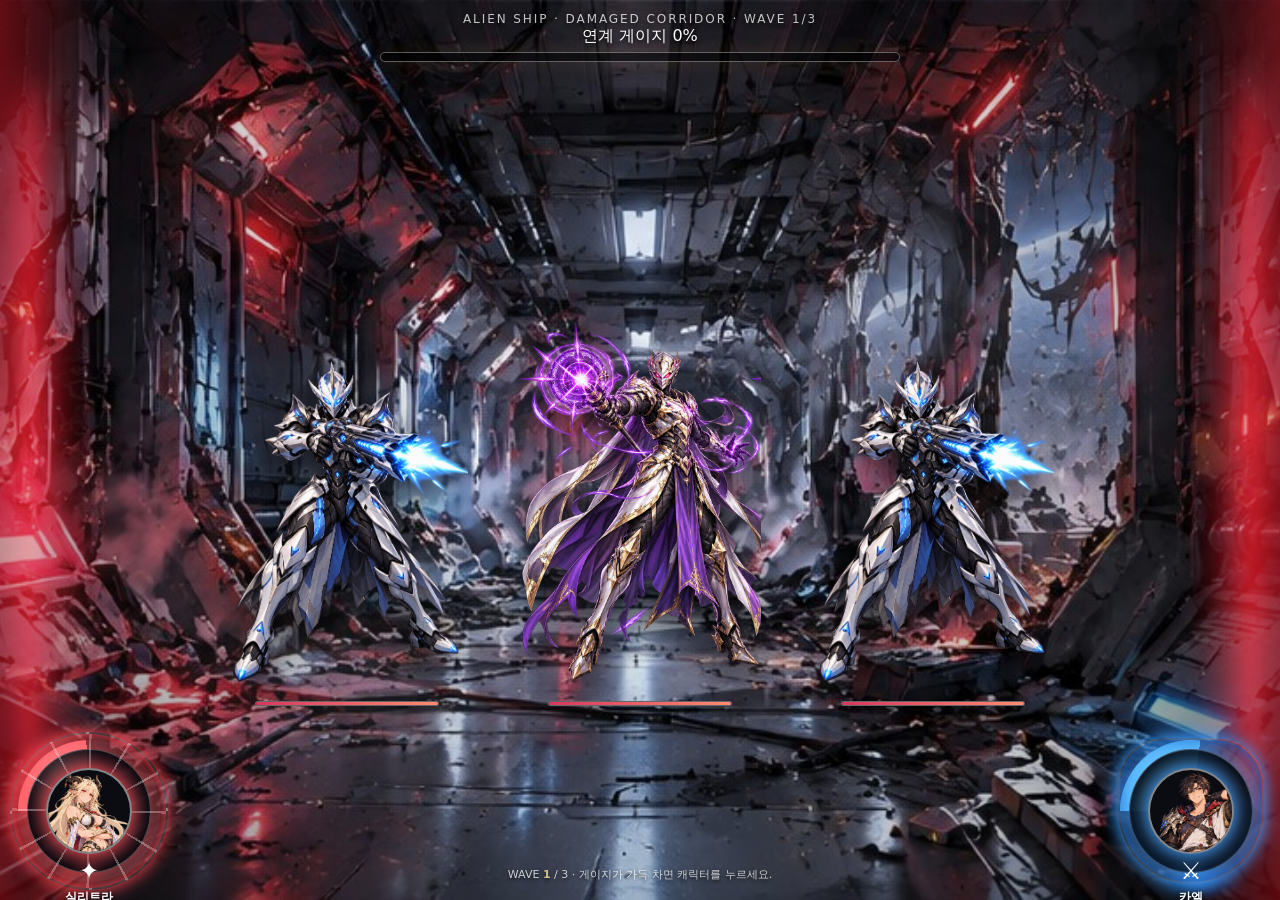
<file: current/stage1/turn-battle/index.html>
<!doctype html><html lang="ko"><head><meta charset="utf-8"><meta name="viewport" content="width=device-width,initial-scale=1,maximum-scale=1,user-scalable=no"><title>Dragon Turn Battle v4</title>
<style>
:root{--red:#ff5b66;--red2:#ffb4aa;--blue:#5bbcff;--cyan:#9eeeff;--gold:#ffd36b;--glass:rgba(4,8,14,.76)}*{box-sizing:border-box}html,body{margin:0;width:100%;height:100%;overflow:hidden;background:#02050a;color:#fff;font-family:system-ui,-apple-system,Segoe UI,sans-serif;user-select:none;touch-action:manipulation}button{font:inherit;color:inherit}
#game{position:relative;width:100%;height:100%;overflow:hidden;background:#10151e center/cover no-repeat;transition:background-image .45s}.vignette{position:absolute;inset:0;z-index:1;pointer-events:none;background:radial-gradient(circle at 50% 46%,transparent 20%,rgba(0,0,0,.18) 62%,rgba(0,0,0,.72) 100%)}
.siren{position:absolute;z-index:3;top:0;width:95px;height:100%;pointer-events:none;opacity:.8;mix-blend-mode:screen}.siren.left{left:0;background:linear-gradient(90deg,rgba(255,20,35,.45),transparent)}.siren.right{right:0;background:linear-gradient(270deg,rgba(255,20,35,.45),transparent)}.siren:after{content:"";position:absolute;top:10%;bottom:10%;width:18px;border-radius:50%;background:#ff1d2c;filter:blur(10px);box-shadow:0 0 36px 12px #ff2337;animation:siren 1.05s infinite steps(1)}.left:after{left:20px}.right:after{right:20px}@keyframes siren{0%,45%{opacity:.12}46%,70%{opacity:.9}71%,100%{opacity:.22}}
.smoke{position:absolute;z-index:2;width:38vw;height:24vw;max-width:560px;max-height:350px;border-radius:50%;filter:blur(30px);background:radial-gradient(ellipse,rgba(190,200,215,.14),rgba(70,80,90,.08) 45%,transparent 70%);animation:smoke 8s ease-in-out infinite alternate;pointer-events:none}.s1{left:8%;bottom:8%}.s2{right:2%;top:18%;animation-delay:-3.5s}@keyframes smoke{to{transform:translate(45px,-25px) scale(1.15);opacity:.55}}
#sparkLayer{position:absolute;inset:0;z-index:4;pointer-events:none;overflow:hidden}.spark{position:absolute;width:3px;height:18px;background:#ffdca0;box-shadow:0 0 10px #ff6b2f;transform:rotate(35deg);animation:spark .7s linear forwards}@keyframes spark{to{transform:translate(60px,100px) rotate(35deg);opacity:0}}
.enemyRow{position:absolute;z-index:5;left:50%;top:46%;transform:translate(-50%,-50%);width:min(920px,70vw);height:min(540px,62vh);display:flex;align-items:flex-end;justify-content:center;gap:clamp(18px,4vw,64px)}.enemy{position:relative;height:82%;width:27%;display:flex;align-items:flex-end;justify-content:center;filter:drop-shadow(0 16px 18px rgba(0,0,0,.75));animation:float 2.3s ease-in-out infinite alternate}.enemy:nth-child(2){height:96%;animation-delay:-.8s}.enemy:nth-child(3){animation-delay:-1.4s}.enemy img{max-height:100%;max-width:100%;object-fit:contain;transform-origin:50% 72%}.enemy .hp{position:absolute;bottom:-22px;width:76%;height:5px;border:1px solid rgba(255,255,255,.35);background:#121218;border-radius:10px;overflow:hidden}.enemy .hp i{display:block;height:100%;background:linear-gradient(90deg,#d9365e,#ff8b6f);width:100%;transition:width .25s}.enemy.hit img{animation:hit .28s}.enemy.attack img{animation:eAtk .48s}.enemy.dead{filter:grayscale(.5);animation:dead .6s forwards}@keyframes float{to{transform:translateY(-12px)}}@keyframes hit{25%{transform:translateX(-12px) rotate(-2deg);filter:brightness(2)}55%{transform:translateX(8px)}100%{transform:none}}@keyframes eAtk{45%{transform:translateY(-18px) scale(1.08)}100%{transform:none}}@keyframes dead{to{opacity:0;transform:translateY(45px) scale(.8)}}
.topbar{position:absolute;z-index:8;top:12px;left:50%;transform:translateX(-50%);width:min(520px,58vw);text-align:center;text-shadow:0 2px 5px #000}.title{font-size:12px;letter-spacing:.16em;opacity:.75}.chain{margin-top:5px;height:10px;border:1px solid rgba(255,255,255,.35);background:rgba(0,0,0,.55);border-radius:20px;overflow:hidden;box-shadow:0 0 18px rgba(255,180,80,.12)}.chain i{display:block;width:0;height:100%;background:linear-gradient(90deg,#6edaff,#ffe36a,#ff875b);transition:width .25s}.chainReady{color:#fff1a7;text-shadow:0 0 10px #ffbe45;animation:pulse .55s infinite alternate}@keyframes pulse{to{opacity:.55;transform:scale(.97)}}
.turnOrb{position:absolute;z-index:10;bottom:18px;width:142px;height:142px;border-radius:50%;display:flex;align-items:center;justify-content:center;cursor:pointer;transition:transform .25s,filter .25s}.turnOrb.left{left:18px}.turnOrb.right{right:18px}.turnOrb.ready{animation:readyPulse .65s infinite alternate;filter:brightness(1.25)}@keyframes readyPulse{to{transform:scale(1.065)}}.ring{position:absolute;inset:0;border-radius:50%;background:conic-gradient(var(--c1) calc(var(--p)*1%),rgba(255,255,255,.06) 0);filter:drop-shadow(0 0 12px var(--glow));transform:rotate(-90deg)}.ring:after{content:"";position:absolute;inset:9px;border-radius:50%;background:radial-gradient(circle,rgba(255,255,255,.12),rgba(5,8,14,.9) 68%);border:1px solid rgba(255,255,255,.25)}.orn{position:absolute;inset:-8px;border-radius:50%;border:2px solid rgba(255,255,255,.15);box-shadow:0 0 18px var(--glow),inset 0 0 14px var(--glow)}.orbFace{position:relative;z-index:2;width:86px;height:86px;border-radius:50%;overflow:hidden;border:2px solid rgba(255,255,255,.5);background:#0a0c11;box-shadow:0 0 18px var(--glow)}.orbFace img{width:100%;height:130%;object-fit:cover;object-position:50% 10%}.symbol{position:absolute;z-index:3;bottom:-3px;font-size:24px;filter:drop-shadow(0 0 8px var(--glow))}.orbName{position:absolute;bottom:-24px;font-weight:800;font-size:12px;text-shadow:0 2px 5px #000}.dragonOrb{--c1:#ff6971;--glow:#ff4a54}.heroOrb{--c1:#60bfff;--glow:#3f9fff}.dragonOrb .orn{background:radial-gradient(circle at 30% 20%,rgba(255,255,255,.11),transparent 28%),repeating-conic-gradient(from 0deg,rgba(255,255,255,.32) 0 2deg,transparent 2deg 30deg)}.heroOrb .orn{border-radius:32% 32% 50% 50%;transform:scale(.92);box-shadow:0 0 18px #399cff,inset 0 0 18px #1f6fd4}.heroOrb:after{content:"";position:absolute;z-index:-1;width:86px;height:80px;bottom:-8px;background:radial-gradient(ellipse at center bottom,#2d8dff 0,rgba(44,137,255,.52) 26%,transparent 70%);filter:blur(8px);animation:flame .5s infinite alternate}@keyframes flame{to{transform:scaleY(1.22) scaleX(.85);opacity:.55}}
.status{position:absolute;z-index:8;bottom:18px;left:50%;transform:translateX(-50%);font-size:11px;text-align:center;opacity:.75;text-shadow:0 2px 4px #000}.status b{color:#fff3a0}
.activeLayer{position:absolute;z-index:12;inset:0;pointer-events:none;display:none}.activeLayer.show{display:block}.activeChar{position:absolute;bottom:-2%;max-height:88vh;max-width:48vw;filter:drop-shadow(0 18px 24px rgba(0,0,0,.65));opacity:0}.activeChar.focusIn{animation:charFocus .38s cubic-bezier(.2,.8,.2,1) forwards}.activeChar.heroFocus{left:62%;transform:translateX(-50%)}.activeChar.dragonFocus{left:38%;transform:translateX(-50%)}@keyframes charFocus{0%{opacity:0;filter:blur(8px) brightness(1.35) drop-shadow(0 18px 24px rgba(0,0,0,.65));scale:.78}65%{opacity:1;filter:blur(0) brightness(1.1) drop-shadow(0 18px 24px rgba(0,0,0,.65));scale:1.04}100%{opacity:1;filter:blur(0) brightness(1) drop-shadow(0 18px 24px rgba(0,0,0,.65));scale:1}}
.cmdWrap{position:absolute;z-index:14;bottom:20%;pointer-events:auto;display:flex;gap:8px;align-items:center}.cmdWrap.left{left:37%}.cmdWrap.right{right:37%;flex-direction:row-reverse}.cmd{opacity:0;transform:translateX(var(--sx));min-width:118px;height:52px;border:1px solid rgba(255,255,255,.28);border-radius:8px;background:linear-gradient(180deg,rgba(22,33,49,.94),rgba(5,10,17,.94));box-shadow:0 9px 24px rgba(0,0,0,.4),0 0 10px rgba(90,180,255,.12);font-weight:850;letter-spacing:.08em;cursor:pointer;animation:cmdIn .28s forwards}.cmd:nth-child(2){animation-delay:.07s}.cmd:nth-child(3){animation-delay:.14s}.cmd:hover,.cmd:active{filter:brightness(1.3);transform:scale(.98)}@keyframes cmdIn{to{opacity:1;transform:translateX(0)}}.submenu{position:absolute;z-index:15;bottom:9%;left:50%;transform:translateX(-50%);display:flex;gap:8px;pointer-events:auto}.submenu button{min-width:150px;min-height:46px;border:1px solid rgba(255,255,255,.28);border-radius:9px;background:rgba(6,12,20,.94);box-shadow:0 0 14px rgba(100,190,255,.15);cursor:pointer;font-weight:750}.submenu button small{display:block;font-size:9px;opacity:.62;font-weight:500}.submenu .back{min-width:70px;opacity:.7}
.fx{position:absolute;z-index:20;inset:0;pointer-events:none;overflow:hidden}.slash{position:absolute;left:20%;top:40%;width:64%;height:16px;background:linear-gradient(90deg,transparent,#fff 30%,#69c9ff 45%,#fff 58%,transparent);box-shadow:0 0 25px #4db8ff;transform:rotate(-13deg) scaleX(0);animation:slash .45s ease-out forwards}@keyframes slash{45%{transform:rotate(-13deg) scaleX(1.1)}100%{opacity:0;transform:rotate(-13deg) scaleX(1.45)}}.redslash{filter:hue-rotate(130deg) saturate(1.7)}.ringFx{position:absolute;left:50%;top:44%;width:250px;height:250px;margin:-125px;border-radius:50%;border:5px solid #ff9d58;box-shadow:0 0 30px #ff5b36,inset 0 0 28px #ff5b36;animation:ringFx .7s forwards}@keyframes ringFx{from{transform:scale(.15) rotate(0);opacity:1}to{transform:scale(1.8) rotate(80deg);opacity:0}}.burst{position:absolute;left:50%;top:44%;width:40px;height:40px;margin:-20px;border-radius:50%;background:white;box-shadow:0 0 30px 18px #ff8c55,0 0 70px 36px rgba(255,65,30,.55);animation:burst .45s forwards}@keyframes burst{to{transform:scale(5);opacity:0}}.dmg{position:absolute;left:50%;top:31%;transform:translateX(-50%);font-size:clamp(28px,5vw,62px);font-weight:950;text-shadow:0 3px 4px #000,0 0 14px currentColor;animation:dmg .8s forwards}@keyframes dmg{to{transform:translate(-50%,-70px) scale(1.18);opacity:0}}.flash{position:absolute;inset:0;background:#fff;animation:flash .18s forwards}@keyframes flash{to{opacity:0}}.shake{animation:shake .32s}@keyframes shake{15%,45%,75%{transform:translate(6px,-2px)}30%,60%,90%{transform:translate(-7px,3px)}100%{transform:none}}
.attackActor{position:absolute;z-index:22;left:50%;bottom:-2%;max-height:92vh;max-width:72vw;filter:drop-shadow(0 18px 30px #000);animation:atkActor .78s ease-out forwards}@keyframes atkActor{0%{opacity:0;filter:blur(9px) drop-shadow(0 18px 30px #000);transform:translateX(-50%) scale(.72)}22%{opacity:1;filter:blur(0) drop-shadow(0 18px 30px #000);transform:translateX(-50%) scale(1.04)}72%{opacity:1;transform:translateX(-50%) scale(1)}100%{opacity:0;filter:blur(8px) drop-shadow(0 18px 30px #000);transform:translateX(-50%) scale(.82)}}.enemyCutin{position:absolute;z-index:24;left:50%;top:50%;max-height:78vh;max-width:54vw;filter:drop-shadow(0 18px 32px #000);animation:enemyCutin .72s ease-out forwards}@keyframes enemyCutin{0%{opacity:0;filter:blur(10px) brightness(1.5);transform:translate(-50%,-50%) scale(.55)}25%{opacity:1;filter:blur(0) brightness(1.2);transform:translate(-50%,-50%) scale(1.12)}72%{opacity:1;transform:translate(-50%,-50%) scale(1)}100%{opacity:0;filter:blur(7px);transform:translate(-50%,-50%) scale(.8)}}
@media(max-width:760px){.enemyRow{width:76vw;height:54vh;top:43%;gap:10px}.turnOrb{width:105px;height:105px;bottom:12px}.orbFace{width:62px;height:62px}.turnOrb.left{left:8px}.turnOrb.right{right:8px}.cmdWrap.left{left:32%}.cmdWrap.right{right:32%}.cmd{min-width:83px;height:43px;font-size:11px}.activeChar{max-height:76vh;max-width:53vw}.submenu{bottom:11%;gap:4px}.submenu button{min-width:96px;min-height:40px;font-size:10px;padding:5px}.status{font-size:9px}.siren{width:60px}}
</style></head><body><div id="game">
<div class="vignette"></div><div class="siren left"></div><div class="siren right"></div><div class="smoke s1"></div><div class="smoke s2"></div><div id="sparkLayer"></div>
<div class="topbar"><div class="title" id="stageTitle">ALIEN SHIP · CORRIDOR</div><div id="chainText">연계 게이지 0%</div><div class="chain"><i id="chainFill"></i></div></div>
<div class="enemyRow" id="enemyRow"></div>
<div class="turnOrb left dragonOrb" id="dragonOrb"><div class="ring"></div><div class="orn"></div><div class="orbFace"><img src="assets/dragon_human.png"></div><div class="symbol">✦</div><div class="orbName">실리트라</div></div>
<div class="turnOrb right heroOrb" id="heroOrb"><div class="ring"></div><div class="orn"></div><div class="orbFace"><img src="assets/hero.png"></div><div class="symbol">⚔</div><div class="orbName">카엘</div></div>
<div class="status" id="status">게이지가 가득 차면 캐릭터를 누르세요.</div>
<div class="activeLayer" id="activeLayer"><img id="activeChar" class="activeChar"><div id="cmdWrap" class="cmdWrap"></div><div id="submenu" class="submenu"></div></div>
<div class="fx" id="fx"></div></div>
<script>
(()=>{'use strict';const A='assets/';const game=document.getElementById('game'),enemyRow=document.getElementById('enemyRow'),heroOrb=document.getElementById('heroOrb'),dragonOrb=document.getElementById('dragonOrb'),activeLayer=document.getElementById('activeLayer'),activeChar=document.getElementById('activeChar'),cmdWrap=document.getElementById('cmdWrap'),submenu=document.getElementById('submenu'),fx=document.getElementById('fx'),status=document.getElementById('status'),chainFill=document.getElementById('chainFill'),chainText=document.getElementById('chainText'),sparkLayer=document.getElementById('sparkLayer'),stageTitle=document.getElementById('stageTitle');
let last=performance.now(),paused=false,active=null,chain=0,enemyClock=0,stage=0,wave=1;const maxWave=3;let gauge={hero:0,dragon:0};const speed={hero:40,dragon:36};const party={hero:{hp:130,max:130},dragon:{hp:155,max:155}};
const stages=[{bg:'corridor_broken.jpg',title:'ALIEN SHIP · DAMAGED CORRIDOR'},{bg:'bridge_broken.jpg',title:'ALIEN SHIP · DAMAGED BRIDGE'}];
let enemies=[];function resetEnemies(){ const packs={1:[72,92,72],2:[78,102,78],3:[86,118,86]}; const imgs={1:['enemy_rifle.png','enemy_mage.png','enemy_rifle.png'],2:['enemy_rifle.png','enemy_mage.png','enemy_rifle.png'],3:['enemy_rifle_damaged.png','enemy_mage_damaged.png','enemy_rifle_damaged.png']}; enemies=[0,1,2].map((_,i)=>({hp:packs[wave][i],max:packs[wave][i],img:imgs[wave][i],dead:false})); renderEnemies(); status.innerHTML=`WAVE <b>${wave}</b> / ${maxWave} · 게이지가 가득 차면 캐릭터를 누르세요.`; }
function renderEnemies(){enemyRow.innerHTML='';enemies.forEach((e,i)=>{const d=document.createElement('div');d.className='enemy'+(e.dead?' dead':'');d.dataset.i=i;d.innerHTML=`<img src="${A+e.img}"><div class="hp"><i style="width:${100*e.hp/e.max}%"></i></div>`;enemyRow.appendChild(d);});}
function setBg(){game.style.backgroundImage=`url('${A+stages[stage].bg}')`;stageTitle.textContent=stages[stage].title+` · WAVE ${wave}/${maxWave}`;}
setBg();resetEnemies();
function updateOrb(el,p){el.style.setProperty('--p',p.toFixed(1));el.classList.toggle('ready',p>=100&&!paused);}function addChain(n){chain=Math.min(100,chain+n);chainFill.style.width=chain+'%';chainText.textContent=chain>=100?'⚡ 연계기 READY':'연계 게이지 '+Math.round(chain)+'%';chainText.className=chain>=100?'chainReady':'';}
function spark(){const s=document.createElement('i');s.className='spark';s.style.left=(8+Math.random()*84)+'%';s.style.top=(8+Math.random()*65)+'%';sparkLayer.appendChild(s);setTimeout(()=>s.remove(),800)}setInterval(()=>{if(Math.random()<.7)spark()},480);
function loop(t){const dt=Math.min(.05,(t-last)/1000);last=t;if(!paused){for(const k of ['hero','dragon'])gauge[k]=Math.min(100,gauge[k]+speed[k]*dt);enemyClock+=dt;if(enemyClock>2.15){enemyClock=0;enemyAttack();}}updateOrb(heroOrb,gauge.hero);updateOrb(dragonOrb,gauge.dragon);requestAnimationFrame(loop)}requestAnimationFrame(loop);
heroOrb.onclick=()=>openTurn('hero');dragonOrb.onclick=()=>openTurn('dragon');function openTurn(k){if(paused||gauge[k]<100)return;paused=true;active=k;status.textContent=(k==='hero'?'카엘':'실리트라')+'의 턴';activeLayer.classList.add('show');activeChar.src=A+(k==='hero'?'hero.png':'dragon_human.png');activeChar.className='activeChar focusIn '+(k==='hero'?'heroFocus':'dragonFocus');cmdWrap.className='cmdWrap '+(k==='hero'?'right':'left');cmdWrap.style.setProperty('--sx',k==='hero'?'25px':'-25px');const mid=k==='hero'?'스킬':'마법';cmdWrap.innerHTML=`<button class="cmd" data-menu="attack">공격</button><button class="cmd" data-menu="special">${mid}</button><button class="cmd" data-menu="item">도구</button>`;submenu.innerHTML='';cmdWrap.querySelectorAll('button').forEach(b=>b.onclick=()=>showSub(b.dataset.menu));}
function showSub(type){let arr=[];if(type==='attack')arr=active==='hero'?[['쇄광참','빠른 횡베기','slash',44],['승천파','강한 올려치기','up',64]]:[['용아참','빠른 참격','redslash',46],['홍련절','강한 회전베기','spin',66]];if(type==='special'&&active==='hero')arr=[['회천섬','원형 검기 · 광역','spin',54],['파갑성','방어 파쇄','slash',50]];if(type==='special'&&active==='dragon')arr=[['홍련폭염','화염 폭발 · 광역','fire',60],['뇌광창','집중 마법','lightning',72],['백룡결계','연계 게이지 보너스','guard',0]];if(type==='item')arr=[['회복약','HP 회복','heal',0],['마력폭탄','적 전체 공격','fire',48]];submenu.innerHTML=arr.map((x,i)=>`<button data-i="${i}">${x[0]}<small>${x[1]}</small></button>`).join('')+'<button class="back">←</button>';submenu.querySelectorAll('[data-i]').forEach(b=>b.onclick=()=>execute(arr[+b.dataset.i]));submenu.querySelector('.back').onclick=()=>submenu.innerHTML='';}
function targetIndex(){let live=enemies.map((e,i)=>!e.dead?i:-1).filter(i=>i>=0);return live[Math.floor(Math.random()*live.length)]??-1}function hitEnemy(i,d){if(i<0)return;const e=enemies[i];e.hp=Math.max(0,e.hp-d);if(e.hp===0)e.dead=true;const node=enemyRow.children[i];node.classList.add('hit');node.querySelector('.hp i').style.width=(100*e.hp/e.max)+'%';setTimeout(()=>node.classList.remove('hit'),300);if(e.dead)setTimeout(()=>node.classList.add('dead'),140);damageText(d,'#dff9ff');shake();if(enemies.every(x=>x.dead))setTimeout(()=>{ if(wave<maxWave) nextWave(); else nextStage(); },700)}
function execute(a){const [name,desc,kind,dmg]=a;cmdWrap.innerHTML='';submenu.innerHTML='';status.textContent=name;const who=active;const frames=who==='hero'?'hero_atk_':'dragon_atk_';const f=kind==='spin'?3:kind==='up'?1:2;const im=document.createElement('img');im.className='attackActor';im.src=A+frames+f+'.png';im.style.left='50%';fx.appendChild(im);setTimeout(()=>im.remove(),900);setTimeout(()=>{if(kind==='heal'){party[who].hp=Math.min(party[who].max,party[who].hp+42);damageText('+42','#8fff9e')}else if(kind==='guard'){addChain(28);ringFx('#fff4c4')}else if(kind==='fire'){ringFx('#ff7a49');burst();for(let i=0;i<enemies.length;i++)if(!enemies[i].dead)hitEnemy(i,dmg)}else if(kind==='lightning'){ringFx('#a78cff');let i=targetIndex();hitEnemy(i,dmg+8)}else if(kind==='spin'){slashFx(who==='dragon');for(let i=0;i<enemies.length;i++)if(!enemies[i].dead)hitEnemy(i,dmg)}else{slashFx(who==='dragon');hitEnemy(targetIndex(),dmg)}addChain(kind==='heal'?7:12);},240);setTimeout(closeTurn,930)}
function closeTurn(){gauge[active]=0;active=null;paused=false;activeLayer.classList.remove('show');activeChar.className='activeChar';cmdWrap.innerHTML='';submenu.innerHTML='';status.innerHTML=`WAVE <b>${wave}</b> / ${maxWave} · 게이지가 가득 차면 캐릭터를 누르세요.`;}
function enemyAttack(){let live=enemies.map((e,i)=>!e.dead?i:-1).filter(i=>i>=0);if(!live.length)return;let i=live[Math.floor(Math.random()*live.length)],node=enemyRow.children[i],e=enemies[i];node.classList.add('attack');setTimeout(()=>node.classList.remove('attack'),500);const cut=document.createElement('img');cut.className='enemyCutin';cut.src=A+e.img;fx.appendChild(cut);ringFx(i===1?'#b58cff':'#7bd5ff');setTimeout(()=>burst(),180);setTimeout(()=>cut.remove(),760);const who=Math.random()<.5?'hero':'dragon';const dmg=15+Math.floor(Math.random()*10);party[who].hp=Math.max(1,party[who].hp-dmg);addChain(20);setTimeout(()=>{damageText('-'+dmg,'#ff6b7a');shake();},220);}
function slashFx(red=false){const n=document.createElement('i');n.className='slash'+(red?' redslash':'');fx.appendChild(n);setTimeout(()=>n.remove(),520)}function ringFx(c){const n=document.createElement('i');n.className='ringFx';n.style.borderColor=c;n.style.boxShadow=`0 0 30px ${c},inset 0 0 28px ${c}`;fx.appendChild(n);setTimeout(()=>n.remove(),760)}function burst(){const n=document.createElement('i');n.className='burst';fx.appendChild(n);setTimeout(()=>n.remove(),520)}function damageText(v,c){const n=document.createElement('b');n.className='dmg';n.style.color=c;n.textContent=v;fx.appendChild(n);setTimeout(()=>n.remove(),850)}function shake(){game.classList.remove('shake');void game.offsetWidth;game.classList.add('shake');setTimeout(()=>game.classList.remove('shake'),340)}
function nextWave(){ wave++; stage=wave>=3?1:0; setBg(); resetEnemies(); addChain(8); burst(); ringFx('#9eeeff'); }
function nextStage(){status.innerHTML='<b>SHIP CLEAR</b> · 함선 내부 제압 완료';paused=true;setTimeout(()=>{try{parent.postMessage({type:'dragon-sky-turn-clear'},'*')}catch(e){}},1100)}
})();
</script></body></html>
</file>
<file: current/style.css>
:root{font-family:"Noto Sans KR","Malgun Gothic",system-ui,sans-serif;color:#fff;background:#030b16;--islandScale:.80}
*{box-sizing:border-box;-webkit-tap-highlight-color:transparent;user-select:none}
html,body,#app{width:100%;height:100%;margin:0;overflow:hidden;background:#030b16}
button{font:inherit;color:inherit;border:0;background:none;cursor:pointer}
#game{position:relative;width:100%;height:100%;overflow:hidden;isolation:isolate;background:#6ec7ff}
.world-bg{position:absolute;inset:0;width:100%;height:100%;object-fit:cover;object-position:center;z-index:-4;pointer-events:none}
.sky-vignette{position:absolute;inset:0;z-index:-3;pointer-events:none;background:linear-gradient(180deg,rgba(5,26,60,.20),transparent 28%,transparent 70%,rgba(3,17,42,.38)),radial-gradient(circle at 50% 48%,transparent 35%,rgba(0,28,65,.18) 100%)}
.topbar{position:absolute;left:0;right:0;top:0;height:14%;display:flex;align-items:flex-start;padding:1.4vh 2.1vw;z-index:20;pointer-events:none}.logo{width:25%;text-shadow:0 3px 7px rgba(0,20,40,.75);pointer-events:none}.logo-main{font-family:Georgia,serif;font-weight:800;font-size:clamp(22px,3.1vw,62px);letter-spacing:.02em;line-height:.92;color:#fff4d9;-webkit-text-stroke:1px #7a4d19;text-shadow:0 2px 0 #43230d,0 0 14px #fff1a6}.logo-sub{font-weight:700;font-size:clamp(9px,.95vw,18px);letter-spacing:.5em;margin-left:4vw;color:#f8e0ae}.chapter-title{position:absolute;left:50%;top:1.5vh;transform:translateX(-50%);text-align:center;width:38%;filter:drop-shadow(0 3px 4px #092248)}.chapter-main{background:linear-gradient(180deg,#152e56,#091932);border:2px solid #d6a64d;outline:1px solid rgba(255,228,152,.45);padding:.9vh 3vw;border-radius:7px;font-family:Georgia,"Malgun Gothic",serif;font-weight:800;font-size:clamp(14px,1.8vw,34px);color:#fff2ce;box-shadow:inset 0 0 20px #07162d,0 0 10px rgba(225,170,78,.25)}.chapter-sub{font-size:clamp(9px,1vw,18px);font-weight:700;margin-top:.5vh;text-shadow:0 2px 3px #17345b}.resources{margin-left:auto;display:flex;align-items:center;gap:.45vw;pointer-events:auto}.resource{height:4.8vh;min-height:32px;display:flex;align-items:center;background:linear-gradient(180deg,#203657,#0f1d32);border:1px solid #d9aa55;border-radius:999px;padding:.1vh .4vw .1vh .15vw;box-shadow:inset 0 0 8px rgba(0,0,0,.55),0 2px 4px rgba(0,0,0,.25)}.resource img{height:145%;width:auto;object-fit:contain;margin-left:-.35vw;margin-right:-.15vw;filter:drop-shadow(0 1px 1px #000)}.resource span{font:700 clamp(10px,1.05vw,20px) Georgia,serif;white-space:nowrap;padding:0 .4vw}.resource b{display:grid;place-items:center;border-left:1px solid rgba(231,187,95,.5);color:#ffe9b2;font-size:clamp(14px,1.3vw,26px);padding-left:.3vw}.icon-btn{width:3.1vw;min-width:38px;height:5vh;display:grid;place-items:center;transition:.15s transform,.15s filter}.icon-btn:active{transform:scale(.9)}.icon-btn img{width:100%;height:100%;object-fit:contain;filter:drop-shadow(0 2px 2px #17223c)}
.chapter-select{position:absolute;right:1.2vw;top:10.4vh;width:14vw;height:6.2vh;z-index:20}.art-button{position:relative;display:grid;place-items:center;filter:drop-shadow(0 3px 4px rgba(0,0,0,.35))}.art-button img{position:absolute;inset:0;width:100%;height:100%;object-fit:fill}.art-button span{position:relative;z-index:2;font-weight:800;text-shadow:0 2px 3px #00152f;font-size:clamp(12px,1.1vw,22px)}.art-button:active{transform:scale(.97)}
.route{position:absolute;left:0;top:18%;width:100%;height:58%;z-index:2;pointer-events:none}.route path{fill:none;stroke:#fff1a6;stroke-width:4.5;stroke-linecap:round;filter:url(#glow);stroke-dasharray:9 6}.route circle{fill:#fff8cf;stroke:#e5a63c;stroke-width:3;filter:url(#glow)}
.stage-layer{position:absolute;inset:0;z-index:5}.stage-node{--nodeScale:var(--islandScale);position:absolute;left:var(--x);top:var(--y);width:18%;aspect-ratio:1/1.18;display:grid;place-items:center;filter:drop-shadow(0 5px 6px rgba(0,28,70,.35));animation:floatIsland var(--floatDur,6s) ease-in-out infinite;animation-delay:var(--floatDelay,0s)}.stage-node.boss{width:22%;--nodeScale:.78}.stage-node.selected{--nodeScale:.86}.stage-node img{width:100%;height:100%;object-fit:contain;pointer-events:none;transition:.18s filter,.18s transform}.stage-node:hover img{transform:scale(1.035);filter:drop-shadow(0 0 12px rgba(255,246,201,.85))}.stage-node.selected img{filter:drop-shadow(0 0 10px #fff6c9) drop-shadow(0 0 18px #55bdff)}@keyframes floatIsland{0%,100%{transform:translate(-50%,calc(-50% - 5px)) scale(var(--nodeScale)) rotate(-.25deg)}50%{transform:translate(-50%,calc(-50% + 7px)) scale(var(--nodeScale)) rotate(.25deg)}}.stage-node.selected::after{content:"";position:absolute;width:72%;height:38%;bottom:12%;left:14%;border-radius:50%;border:3px solid rgba(255,238,136,.9);box-shadow:0 0 14px #ffed6f,0 0 28px #55bfff;animation:pulse 1.35s ease-in-out infinite;pointer-events:none}@keyframes pulse{50%{transform:scale(1.12);opacity:.45}}.stage-tag{position:absolute;bottom:8%;left:50%;transform:translateX(-50%);min-width:43%;padding:.25vh .75vw .35vh;text-align:center;border:2px solid #dba848;border-radius:7px;background:linear-gradient(180deg,rgba(22,51,94,.96),rgba(5,19,45,.96));box-shadow:inset 0 0 9px #020813,0 2px 4px #0b2141;line-height:1}.stage-tag strong{display:block;font:700 clamp(14px,1.65vw,31px) Georgia,serif}.stars{color:#ffd147;font-size:clamp(11px,1.35vw,26px);letter-spacing:.06em;text-shadow:0 1px 2px #8f4a00}.boss img{filter:drop-shadow(0 0 9px rgba(255,46,34,.7))}.boss.selected img{filter:drop-shadow(0 0 10px #ffb9a4) drop-shadow(0 0 25px #ff3426)}.boss .stage-tag{border-color:#ff9551;background:linear-gradient(180deg,#5a160e,#2c0708)}.boss-mark{position:absolute;top:14%;right:4%;font:900 clamp(10px,1.1vw,22px) Georgia,serif;color:#ffded0;background:#9e160e;border:1px solid #ffb28b;border-radius:999px;padding:.2vh .6vw;box-shadow:0 0 10px #ff2b1d}
.stage-info{position:absolute;left:2.2vw;top:18vh;width:22vw;min-width:250px;background:linear-gradient(90deg,rgba(7,25,52,.82),rgba(7,25,52,.38),transparent);border-left:3px solid #e3b85f;padding:1vh 1vw;z-index:12;text-shadow:0 2px 3px #001}.stage-info small{display:block;color:#ffd88b;font-weight:900;font-size:clamp(9px,.75vw,14px)}.stage-info strong{display:block;font-size:clamp(14px,1.25vw,24px)}.stage-info p{margin:.4vh 0 0;font-size:clamp(9px,.8vw,15px);line-height:1.35;color:#eaf5ff}
.bottom-nav{position:absolute;left:0;right:0;bottom:1.2vh;height:15.2vh;z-index:25;display:flex;align-items:flex-end;justify-content:space-between;padding:0 1.3vw;pointer-events:none}.bottom-nav button{pointer-events:auto}.story-btn{width:17vw;height:8vh}.story-btn i,.nav-item i{position:absolute;right:8%;top:0;width:1.5em;height:1.5em;border-radius:50%;display:grid;place-items:center;font-style:normal;font-weight:900;background:#c9281c;border:2px solid white;color:#fff}.nav-center{position:absolute;left:50%;bottom:0;transform:translateX(-50%);height:11.8vh;display:flex;align-items:flex-end;gap:.2vw;padding:0 2vw 0;background:linear-gradient(180deg,transparent 20%,rgba(10,31,61,.84) 21%,rgba(6,18,42,.93) 100%);border-bottom:2px solid #d4a54b;border-radius:60% 60% 0 0 / 30% 30% 0 0;pointer-events:auto}.nav-item{position:relative;width:7.6vw;height:11vh;display:flex;flex-direction:column;align-items:center;justify-content:flex-start;transition:.15s transform,.15s filter}.nav-item img{width:7.3vw;height:8.2vh;object-fit:contain;filter:drop-shadow(0 2px 2px #000)}.nav-item span{font-weight:800;font-size:clamp(10px,.95vw,18px);text-shadow:0 2px 2px #000;margin-top:-.8vh}.nav-item:active{transform:scale(.92)}.nav-item:hover{filter:drop-shadow(0 0 8px #ffe291)}.sortie-btn{width:22vw;height:10.4vh}.sortie-btn span{font-size:clamp(20px,2.6vw,48px);font-family:Georgia,"Malgun Gothic",serif;letter-spacing:.08em;color:#fff8dd;text-shadow:0 2px 4px #6e0b00,0 0 9px #fff0aa}.sortie-btn.ready{animation:sortieGlow 1.2s ease-in-out infinite alternate}@keyframes sortieGlow{to{filter:drop-shadow(0 0 13px #ff3d1e) drop-shadow(0 0 20px #ffb946)}}
.toast{position:absolute;left:50%;bottom:17vh;transform:translate(-50%,10px);opacity:0;z-index:40;background:rgba(3,15,34,.9);border:1px solid #d9af62;border-radius:999px;padding:.7vh 1.6vw;font-weight:800;transition:.25s}.toast.show{opacity:1;transform:translate(-50%,0)}.modal{position:absolute;inset:0;z-index:60;background:rgba(0,8,20,.68);display:grid;place-items:center;backdrop-filter:blur(2px)}.modal[hidden]{display:none}.modal-card{width:min(480px,70vw);padding:3vh 2.2vw;border-radius:14px;background:linear-gradient(180deg,#18345f,#07172f);border:2px solid #d8aa54;box-shadow:0 14px 60px #001;text-align:center}.modal-card small{color:#ffd889;font-weight:900}.modal-card h2{margin:.6vh 0 1vh;font-family:Georgia,"Malgun Gothic",serif}.modal-card p{color:#d7e8fb;font-size:14px;line-height:1.5}.modal-actions{display:flex;gap:12px;justify-content:center;margin-top:2vh}.modal-actions button{min-width:120px;padding:11px 18px;border-radius:8px;border:1px solid #d8aa54;background:#142846;font-weight:900}.modal-actions button:last-child{background:linear-gradient(180deg,#b32314,#681008);box-shadow:0 0 12px #ff4b2b}


/* STAGE SELECT CHARACTER CUT-IN */
.stage-character{
  position:absolute;
  left:-1.8vw;
  bottom:0;
  width:29vw;
  height:82vh;
  z-index:3;
  overflow:visible;
  pointer-events:none;
  opacity:.98;
  filter:drop-shadow(16px 10px 18px rgba(0,20,45,.44));
}
.stage-character::after{
  content:"";
  position:absolute;
  inset:0;
  pointer-events:none;
  background:linear-gradient(90deg,transparent 0 74%,rgba(95,185,255,.05) 88%,transparent 100%);
}
.stage-character img{
  position:absolute;
  left:-1.2vw;
  bottom:-55vh;
  height:120vh;
  width:auto;
  max-width:none;
  object-fit:contain;
  transform-origin:42% 39%;
  animation:stageCharacterBreath 4.8s ease-in-out infinite;
}
@keyframes stageCharacterBreath{
  0%,100%{transform:translate3d(0,0,0) scale(1)}
  50%{transform:translate3d(0,-5px,0) scale(1.012)}
}
/* Keep stage details clear of the character cut-in. */
.stage-info{left:28vw;top:14.5vh;width:23vw;min-width:0;background:linear-gradient(90deg,rgba(7,25,52,.76),rgba(7,25,52,.28),transparent)}
@media (max-width:900px){
  .stage-character{left:-3vw;width:31vw;height:80vh}
  .stage-character img{left:-3vw;bottom:-54vh;height:118vh}
  .stage-info{display:none}
}

/* OPENING */
.opening{position:absolute;inset:0;z-index:100;overflow:hidden;background:#02050b}.opening[hidden]{display:none}.opening-bg{position:absolute;inset:-3%;background:center/cover no-repeat;opacity:0;transition:opacity .85s ease;transform:scale(1.06);animation:kenburns 9s ease-in-out infinite alternate}.opening-bg.active{opacity:1}.opening-bg.bg-b{animation-direction:alternate-reverse}@keyframes kenburns{to{transform:scale(1.13) translate3d(-1.2%,.8%,0)}}.opening-shade{position:absolute;inset:0;background:linear-gradient(180deg,rgba(0,5,15,.12),rgba(0,8,20,.08) 50%,rgba(0,5,18,.65)),radial-gradient(circle at 50% 44%,transparent 35%,rgba(0,0,0,.25) 100%);pointer-events:none}.opening-flash{position:absolute;inset:0;background:#fff;opacity:0;pointer-events:none}.opening-flash.go{animation:flash .45s ease-out}@keyframes flash{0%{opacity:.9}100%{opacity:0}}.opening-title{position:absolute;left:50%;top:44%;transform:translate(-50%,-50%);text-align:center;z-index:6;opacity:0;text-shadow:0 4px 20px #000;transition:.6s opacity,.6s transform}.opening-title.show{opacity:1;transform:translate(-50%,-54%)}.opening-title small{display:block;letter-spacing:.55em;color:#ffd991;font:700 clamp(12px,1.1vw,22px) Georgia,serif}.opening-title strong{display:block;margin-top:.5vh;color:#fff9e8;font:900 clamp(34px,5vw,90px) Georgia,"Malgun Gothic",serif;text-shadow:0 2px 0 #6d4217,0 0 18px #e7b15c,0 7px 30px #000}.speaker{position:absolute;bottom:-4%;height:88%;z-index:5;opacity:0;transition:.34s opacity,.42s transform;filter:drop-shadow(0 18px 25px rgba(0,0,0,.65));pointer-events:none}.speaker img,.speaker video{height:100%;max-width:47vw;object-fit:contain}.speaker-kael{left:-2%;transform:scale(.92);transform-origin:left bottom}.speaker-silitra{right:-1%;transform:scale(.92);transform-origin:right bottom}.speaker.active{opacity:1;transform:scale(1)}.speaker.dim{opacity:.16;filter:brightness(.55) drop-shadow(0 18px 25px rgba(0,0,0,.6))}.speaker-silitra video{display:block}.silitra-fallback{display:none}.opening-caption{position:absolute;left:50%;top:73%;transform:translateX(-50%);z-index:9;font-size:clamp(15px,1.55vw,30px);font-weight:800;letter-spacing:.08em;text-shadow:0 2px 7px #000,0 0 20px #000;opacity:0;transition:.35s}.opening-caption.show{opacity:1}.dialogue{position:absolute;left:6%;right:6%;bottom:5.5%;z-index:10;min-height:15%;padding:2.2vh 3vw 1.6vh;background:linear-gradient(90deg,rgba(7,18,38,.94),rgba(12,31,59,.92),rgba(7,18,38,.94));border:2px solid #cda155;border-radius:11px;box-shadow:0 8px 35px rgba(0,0,0,.6),inset 0 0 24px rgba(255,207,113,.06)}.dialogue[hidden]{display:none}.speaker-name{position:absolute;left:2.2vw;top:-2.3vh;min-width:9em;padding:.45vh 1.3vw;border:1px solid #e7bd6b;border-radius:6px;background:linear-gradient(180deg,#294b77,#0d213d);color:#ffe6ad;font-weight:900;text-align:center;text-shadow:0 2px 2px #000}.dialogue-text{font-size:clamp(16px,1.65vw,32px);font-weight:750;line-height:1.45;text-shadow:0 2px 2px #000;min-height:2.9em}.next-mark{position:absolute;right:2vw;bottom:.8vh;color:#ffd779;animation:nextBlink .75s infinite alternate}@keyframes nextBlink{to{transform:translateY(5px);opacity:.35}}.skip-opening{position:absolute;right:2vw;top:2vh;z-index:12;border:1px solid rgba(255,222,155,.75);background:rgba(3,14,32,.62);padding:.6vh 1.1vw;border-radius:999px;color:#ffe8b1;font-weight:900;letter-spacing:.12em}.opening-hint{position:absolute;right:2vw;bottom:1.3vh;z-index:11;font-size:clamp(9px,.75vw,14px);opacity:.55}
@media (max-width:900px){.stage-info{display:none}.logo{width:22%}.logo-sub{display:none}.chapter-title{width:40%}.chapter-sub{display:none}.resource:nth-child(2) span{max-width:78px;overflow:hidden;text-overflow:ellipsis}.chapter-select{top:8vh}.stage-tag{bottom:10%}.nav-center{gap:0}.story-btn{width:18vw}.sortie-btn{width:23vw}.speaker{height:83%}.dialogue{left:3%;right:3%;bottom:4.5%}}
@media (orientation:portrait){#game{min-width:100vw}.world-bg{object-position:55% center}.resources .resource{display:none}.resources .icon-btn{width:10vw}.chapter-title{width:55%;left:52%}.logo{width:30%}.bottom-nav{height:13vh}.nav-item{width:15vw}.nav-item img{width:14vw}.story-btn{width:25vw}.sortie-btn{width:30vw}.speaker{height:67%}.dialogue{min-height:17%}}

.cinema-video{position:absolute;inset:0;width:100%;height:100%;object-fit:cover;z-index:3;opacity:0;transition:opacity .22s ease;background:#000;pointer-events:none}
.cinema-video.show{opacity:1}
.cinema-bars{position:absolute;inset:0;z-index:4;pointer-events:none;opacity:0;transition:opacity .25s;background:linear-gradient(180deg,#000 0 5.5%,transparent 5.5% 94.5%,#000 94.5% 100%)}
.opening.video-mode .cinema-bars{opacity:.92}
.opening.video-mode .opening-bg{opacity:0!important}
.opening.video-mode .speaker,.opening.video-mode .dialogue,.opening.video-mode .opening-caption,.opening.video-mode .opening-title{opacity:0!important;pointer-events:none}


/* === v3.3 : STAGE SELECT DRAGON RIDER === */
.stage-character{display:none!important}
.stage-rider{
  position:absolute;
  left:-5.8vw;
  bottom:4.5vh;
  width:31vw;
  height:72vh;
  z-index:3;
  overflow:hidden;
  pointer-events:none;
  opacity:.97;
  filter:drop-shadow(14px 12px 18px rgba(0,20,45,.40));
}
.stage-rider img{
  position:absolute;
  left:0;
  bottom:0;
  width:29vw;
  height:auto;
  max-width:none;
  transform-origin:48% 54%;
  animation:stageRiderFloat 5.6s ease-in-out infinite;
}
@keyframes stageRiderFloat{
  0%,100%{transform:translate3d(0,0,0) rotate(-.25deg) scale(.92)}
  50%{transform:translate3d(5px,-9px,0) rotate(.35deg) scale(.925)}
}

/* Keep stage route clear of the left rider. */
.stage-info{left:25vw}
@media (max-width:900px){
  .stage-rider{left:-7vw;width:33vw;height:70vh;bottom:5vh}
  .stage-rider img{width:32vw}
}

/* === PLAYABLE STAGE OVERLAY === */
.stage-runner{
  position:absolute;
  inset:0;
  z-index:150;
  background:#02050a;
  overflow:hidden;
}
.stage-runner[hidden]{display:none}
.stage-runner iframe{
  position:absolute;
  inset:0;
  width:100%;
  height:100%;
  border:0;
  background:#02050a;
}
.stage-runner-bar{
  position:absolute;
  top:max(10px,env(safe-area-inset-top));
  left:50%;
  transform:translateX(-50%);
  width:min(96vw,1500px);
  z-index:5;
  display:flex;
  justify-content:space-between;
  align-items:flex-start;
  pointer-events:none;
}
.stage-runner-bar>div{
  padding:7px 13px 8px;
  border:1px solid rgba(222,174,79,.72);
  border-radius:8px;
  background:rgba(4,14,30,.72);
  box-shadow:0 3px 12px rgba(0,0,0,.35);
  backdrop-filter:blur(2px);
  text-shadow:0 2px 3px #000;
}
.stage-runner-bar small{
  display:block;
  color:#ffd98a;
  font:800 10px/1.1 Georgia,serif;
  letter-spacing:.12em;
}
.stage-runner-bar strong{
  display:block;
  margin-top:2px;
  font-size:14px;
}
.force-exit-stage{
  pointer-events:auto;
  min-height:44px;
  padding:8px 16px;
  border:2px solid #ffab73;
  border-radius:9px;
  color:#fff3dc;
  background:linear-gradient(180deg,#a6281c,#64110c);
  box-shadow:0 3px 10px rgba(0,0,0,.45), inset 0 0 10px rgba(255,190,100,.14);
  font-weight:900;
  font-size:14px;
  text-shadow:0 2px 2px #4b0804;
}
.force-exit-stage:active{transform:scale(.96)}
@media (max-width:900px){
  .stage-runner-bar{top:max(6px,env(safe-area-inset-top))}
  .stage-runner-bar>div{display:none}
  .force-exit-stage{min-height:40px;padding:7px 12px;font-size:12px}
}


/* === v3.4 CONTEXT FIX: use the actual SIDE-VIEW dragon-rider animation === */
.stage-rider{
  left:-5.2vw !important;
  bottom:9vh !important;
  width:35vw !important;
  height:auto !important;
  overflow:visible !important;
  opacity:.98 !important;
  filter:drop-shadow(12px 13px 16px rgba(0,18,42,.38)) !important;
}
.stage-rider img{
  position:relative !important;
  left:0 !important;
  bottom:auto !important;
  display:block !important;
  width:35vw !important;
  height:auto !important;
  max-width:none !important;
  transform-origin:50% 52% !important;
  animation:stageRiderFloatV34 5.2s ease-in-out infinite !important;
}
@keyframes stageRiderFloatV34{
  0%,100%{transform:translate3d(0,0,0) rotate(-.15deg)}
  50%{transform:translate3d(5px,-8px,0) rotate(.18deg)}
}
@media (max-width:900px){
  .stage-rider{left:-6vw !important;bottom:10vh !important;width:36vw !important}
  .stage-rider img{width:36vw !important}
}

/* Opening characters: new standalone full-body assets, no old cutout/video character layer. */
.speaker-kael{left:-1.5% !important}
.speaker-silitra{right:-1.5% !important}
.speaker img{object-fit:contain !important}


/* === v3.5 STAGE MAP FINAL LAYER ORDER ===
   background -> rider -> route -> islands -> HUD/UI
*/
.stage-rider{
  z-index:1 !important;
  left:-8.5vw !important;
  bottom:4.5vh !important;
  width:44vw !important;
  height:auto !important;
  overflow:visible !important;
  pointer-events:none !important;
  opacity:.98 !important;
  filter:none !important;
}
.stage-rider img{
  position:relative !important;
  display:block !important;
  left:0 !important;
  bottom:auto !important;
  width:44vw !important;
  height:auto !important;
  max-width:none !important;
  transform-origin:50% 54% !important;
  animation:stageRiderFloatV35 5.4s ease-in-out infinite !important;
}
@keyframes stageRiderFloatV35{
  0%,100%{transform:translate3d(0,0,0) rotate(-.12deg)}
  50%{transform:translate3d(6px,-10px,0) rotate(.16deg)}
}
.route{z-index:2 !important}
.stage-layer{z-index:5 !important}
.topbar,.chapter-select,.bottom-nav,.stage-info{z-index:20 !important}

@media(max-width:900px){
  .stage-rider{left:-10vw !important;bottom:5.5vh !important;width:46vw !important}
  .stage-rider img{width:46vw !important}
}
</file>
